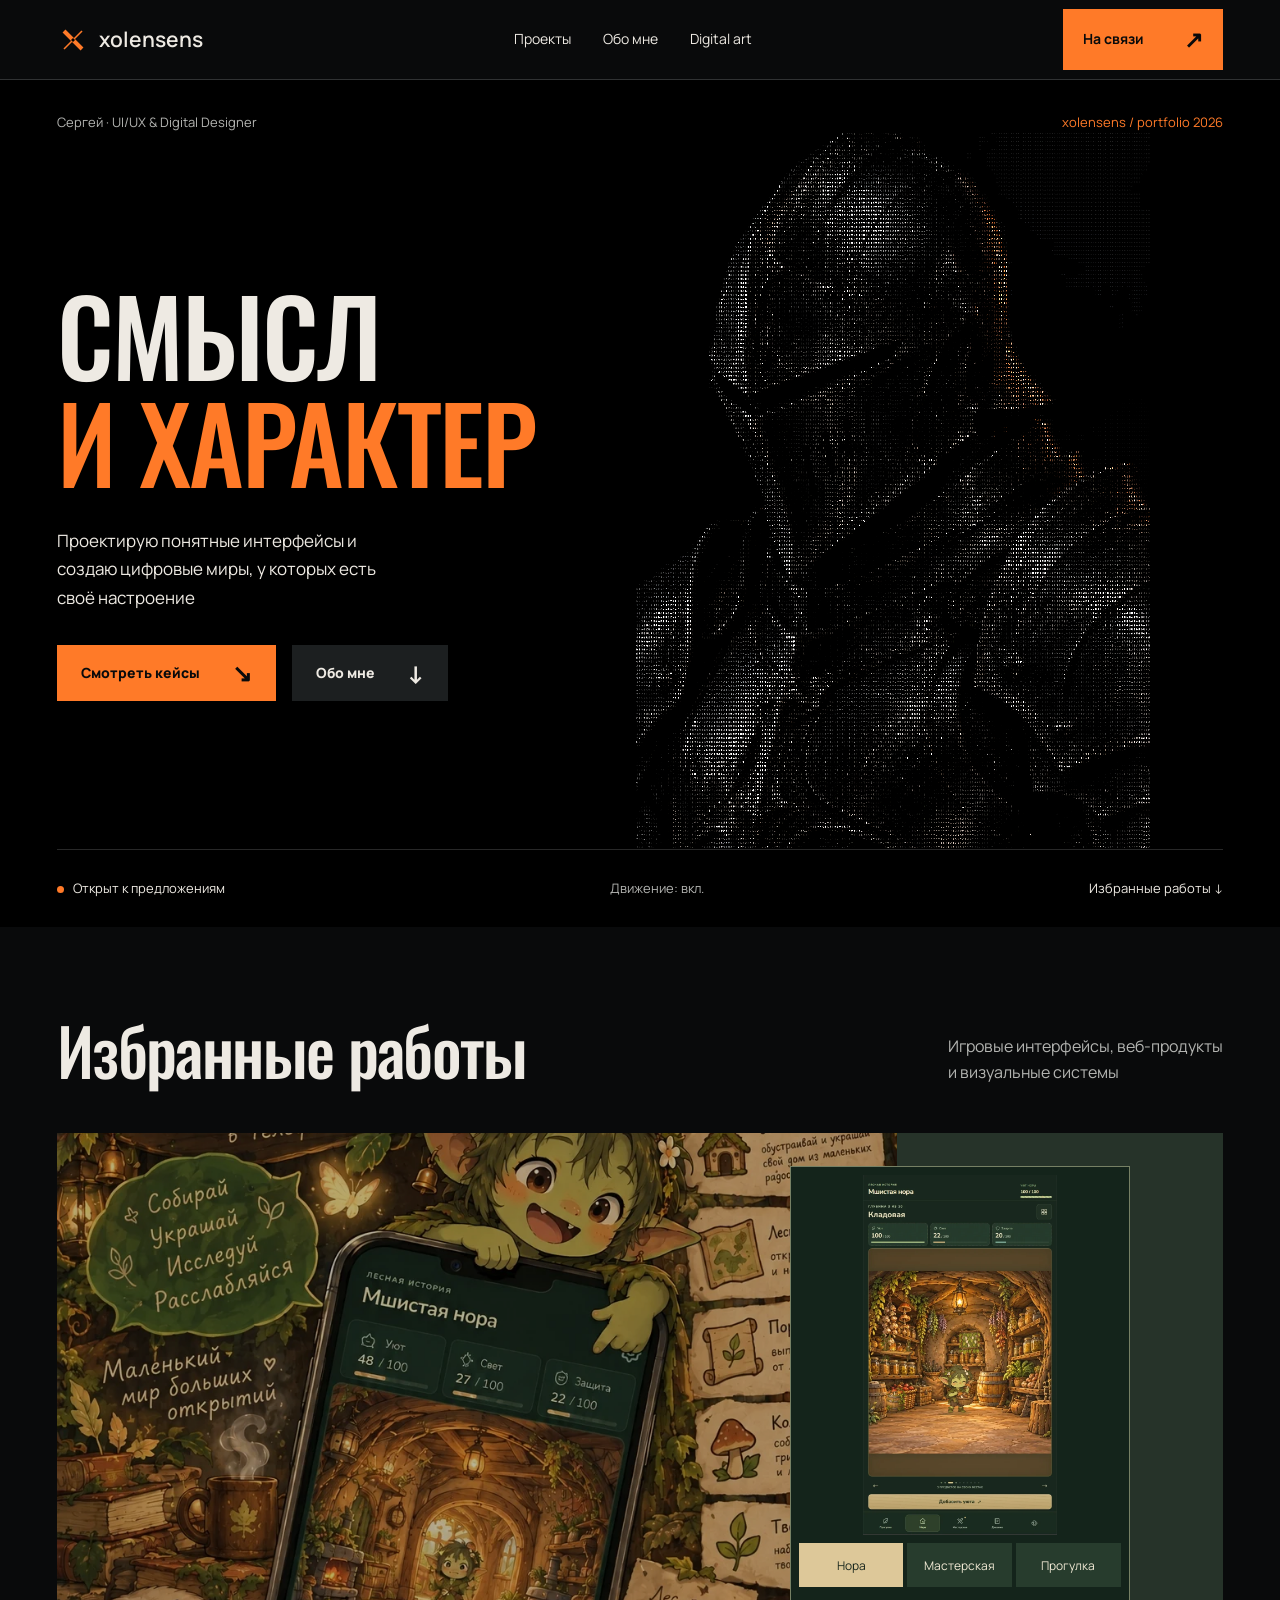
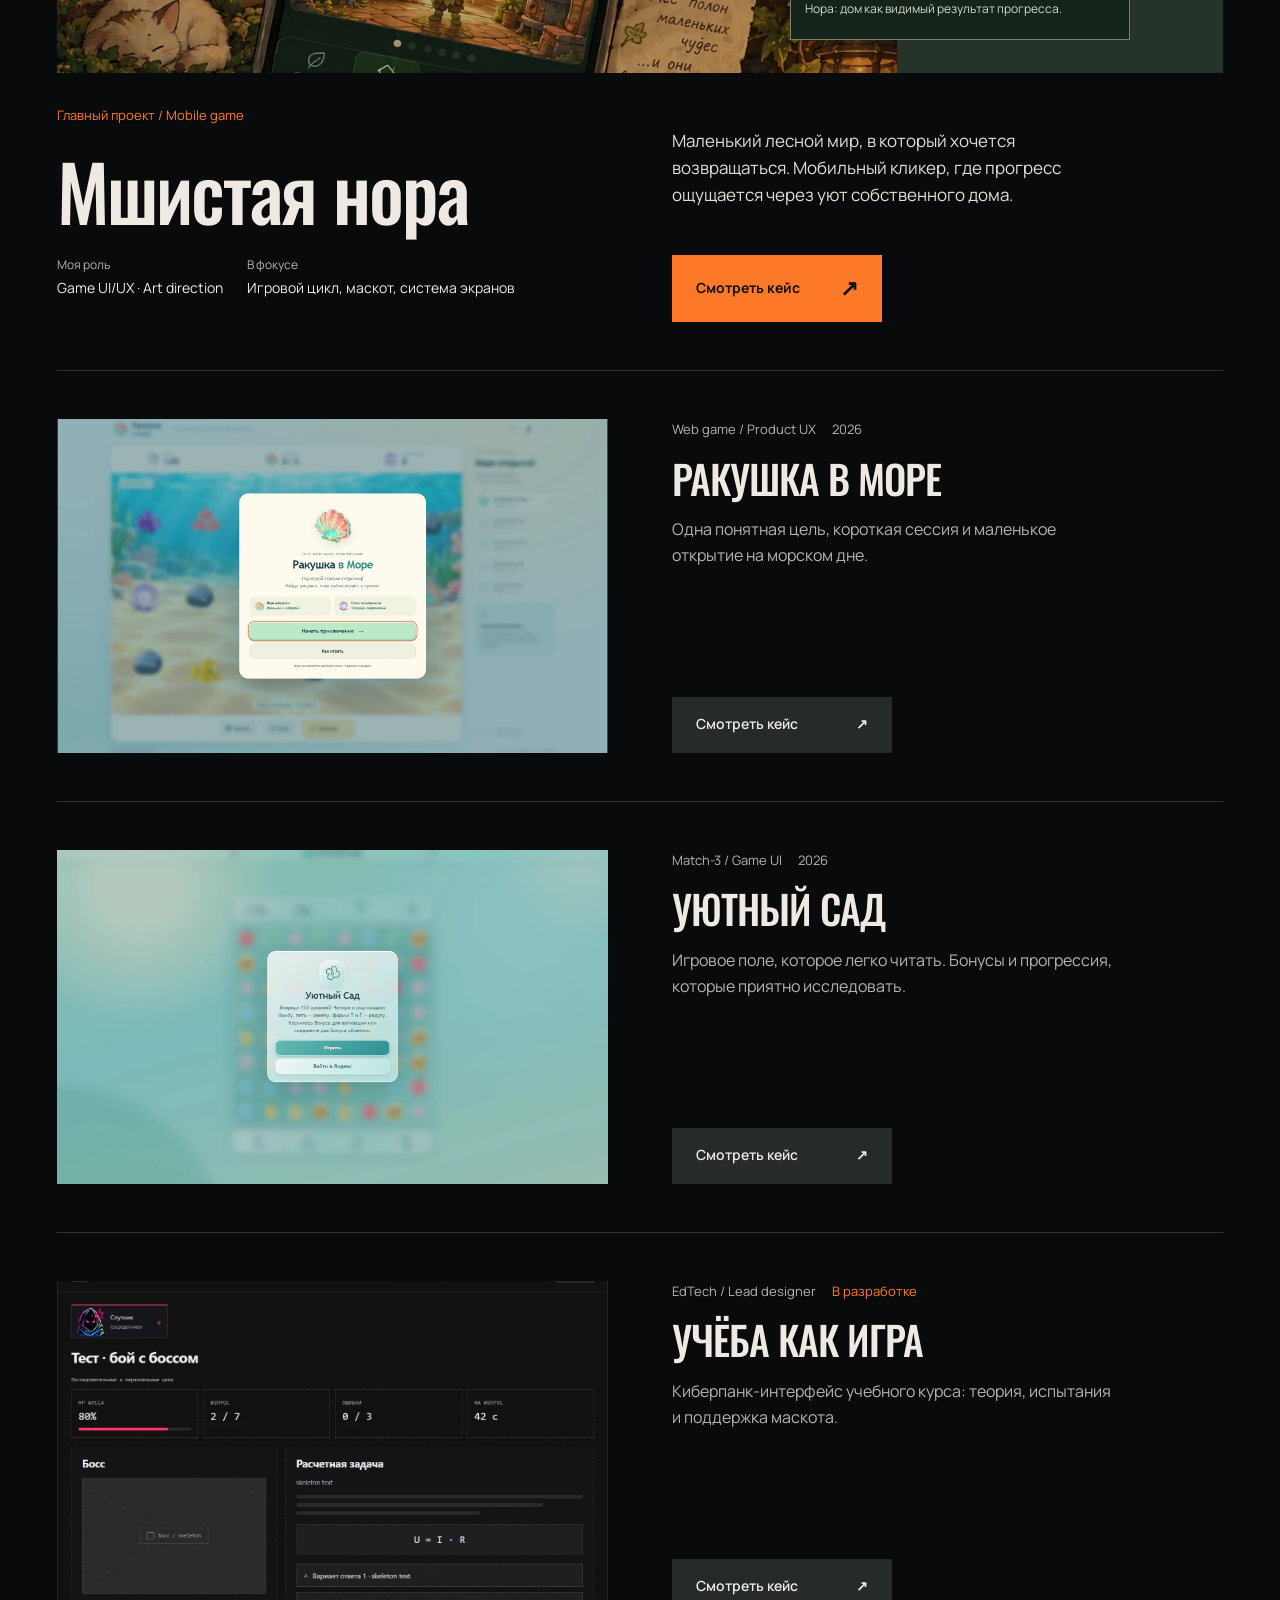
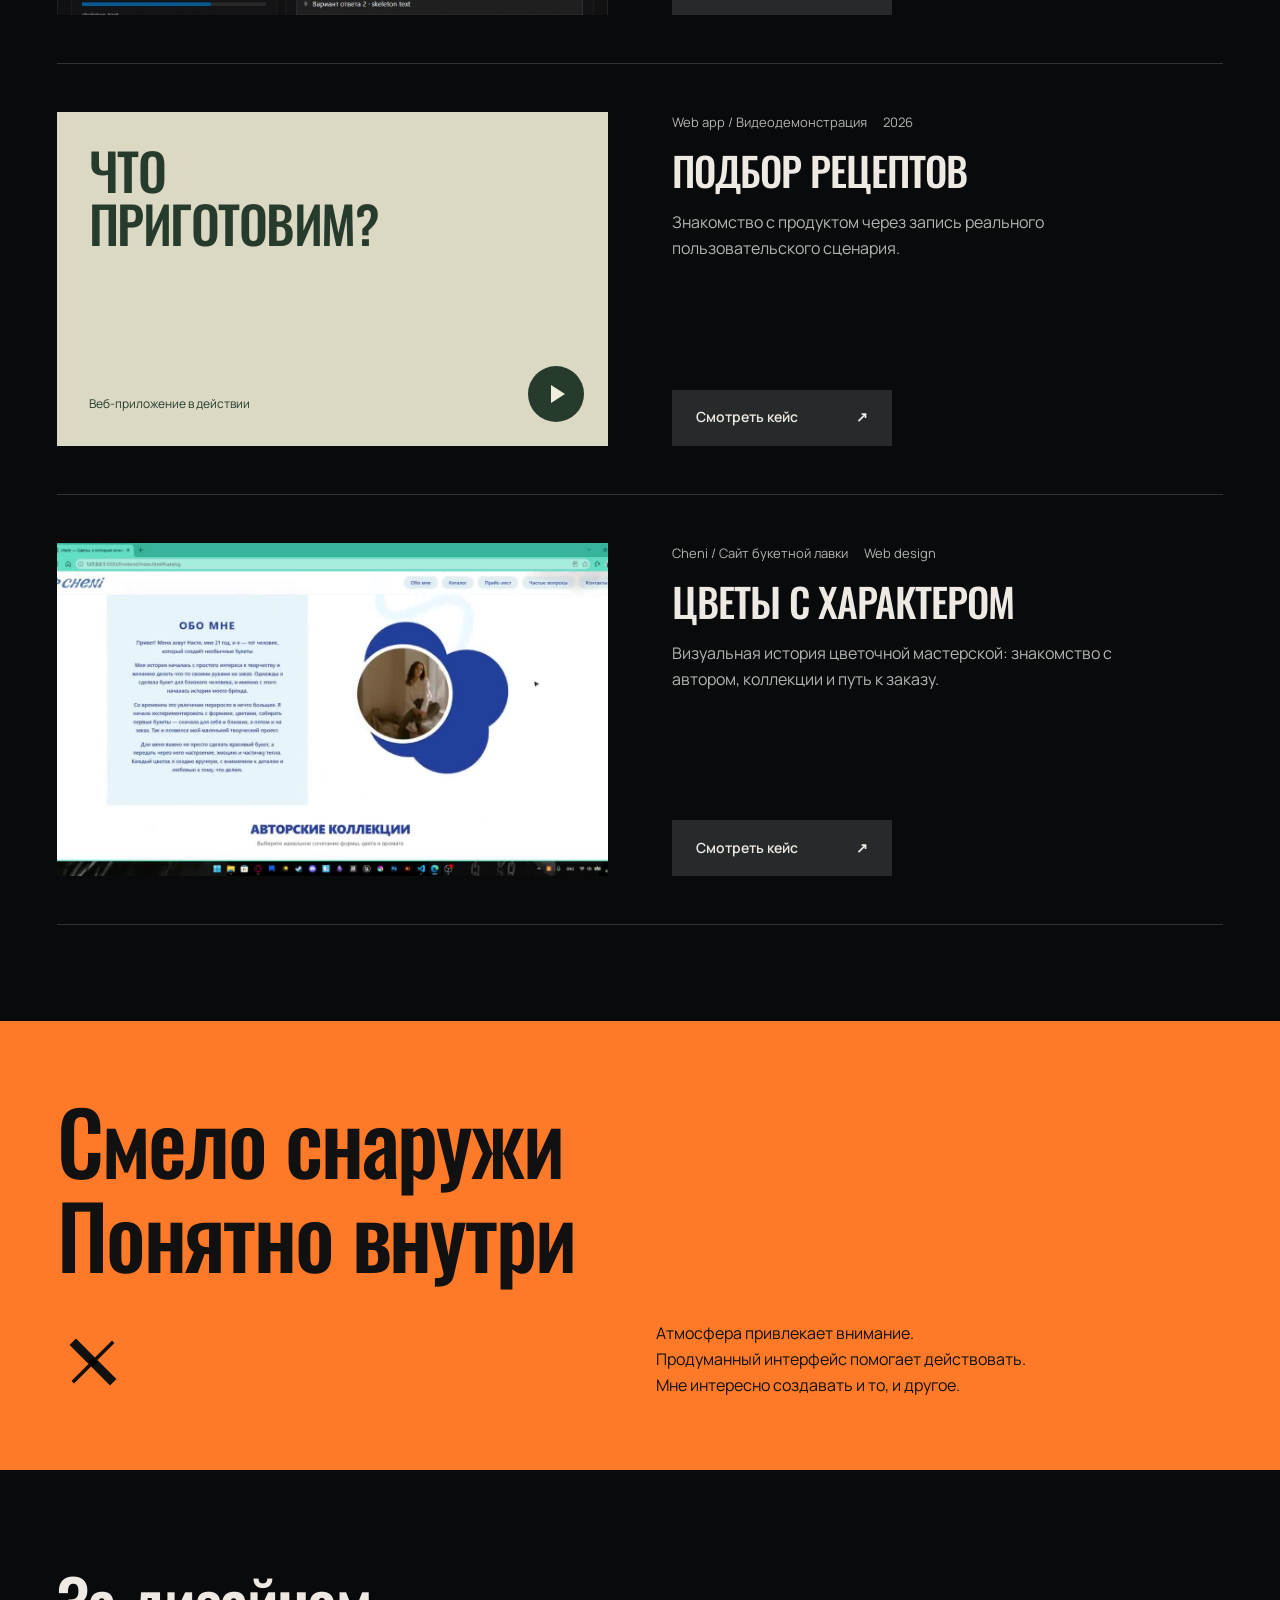
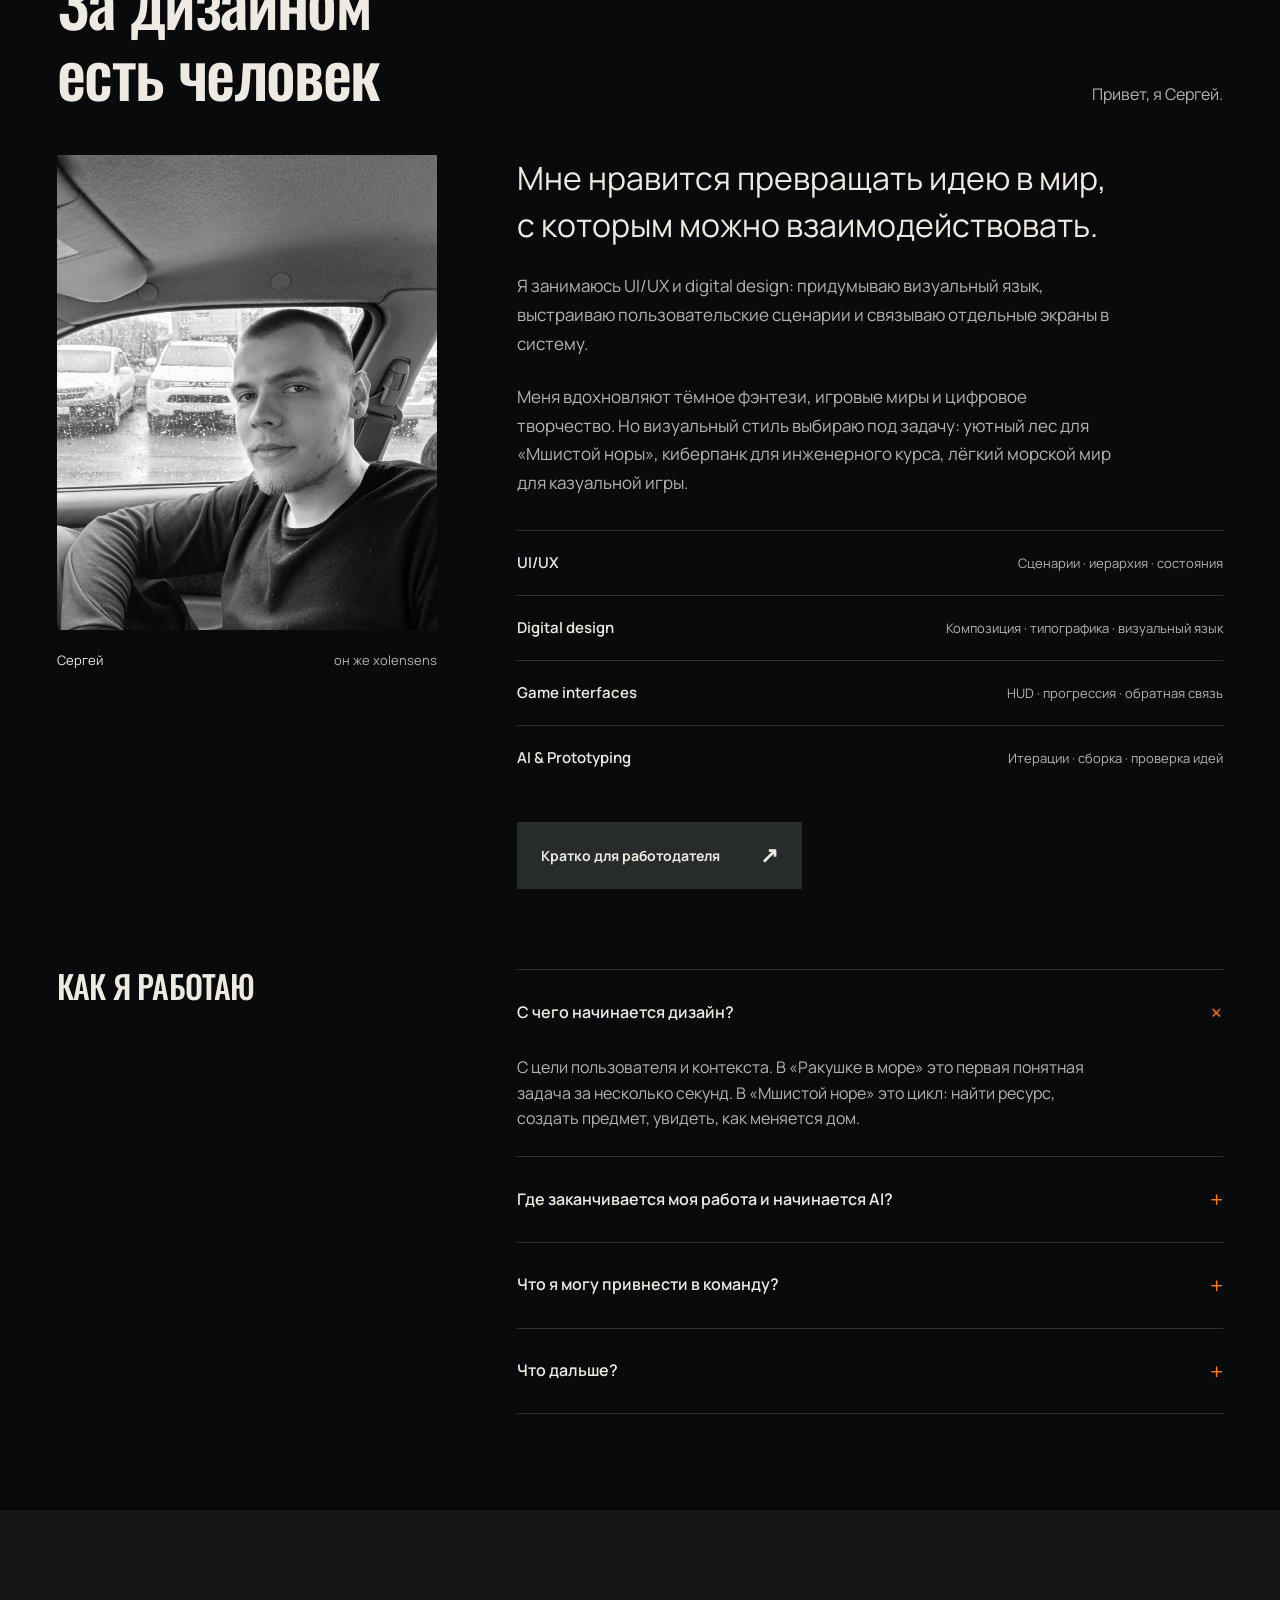
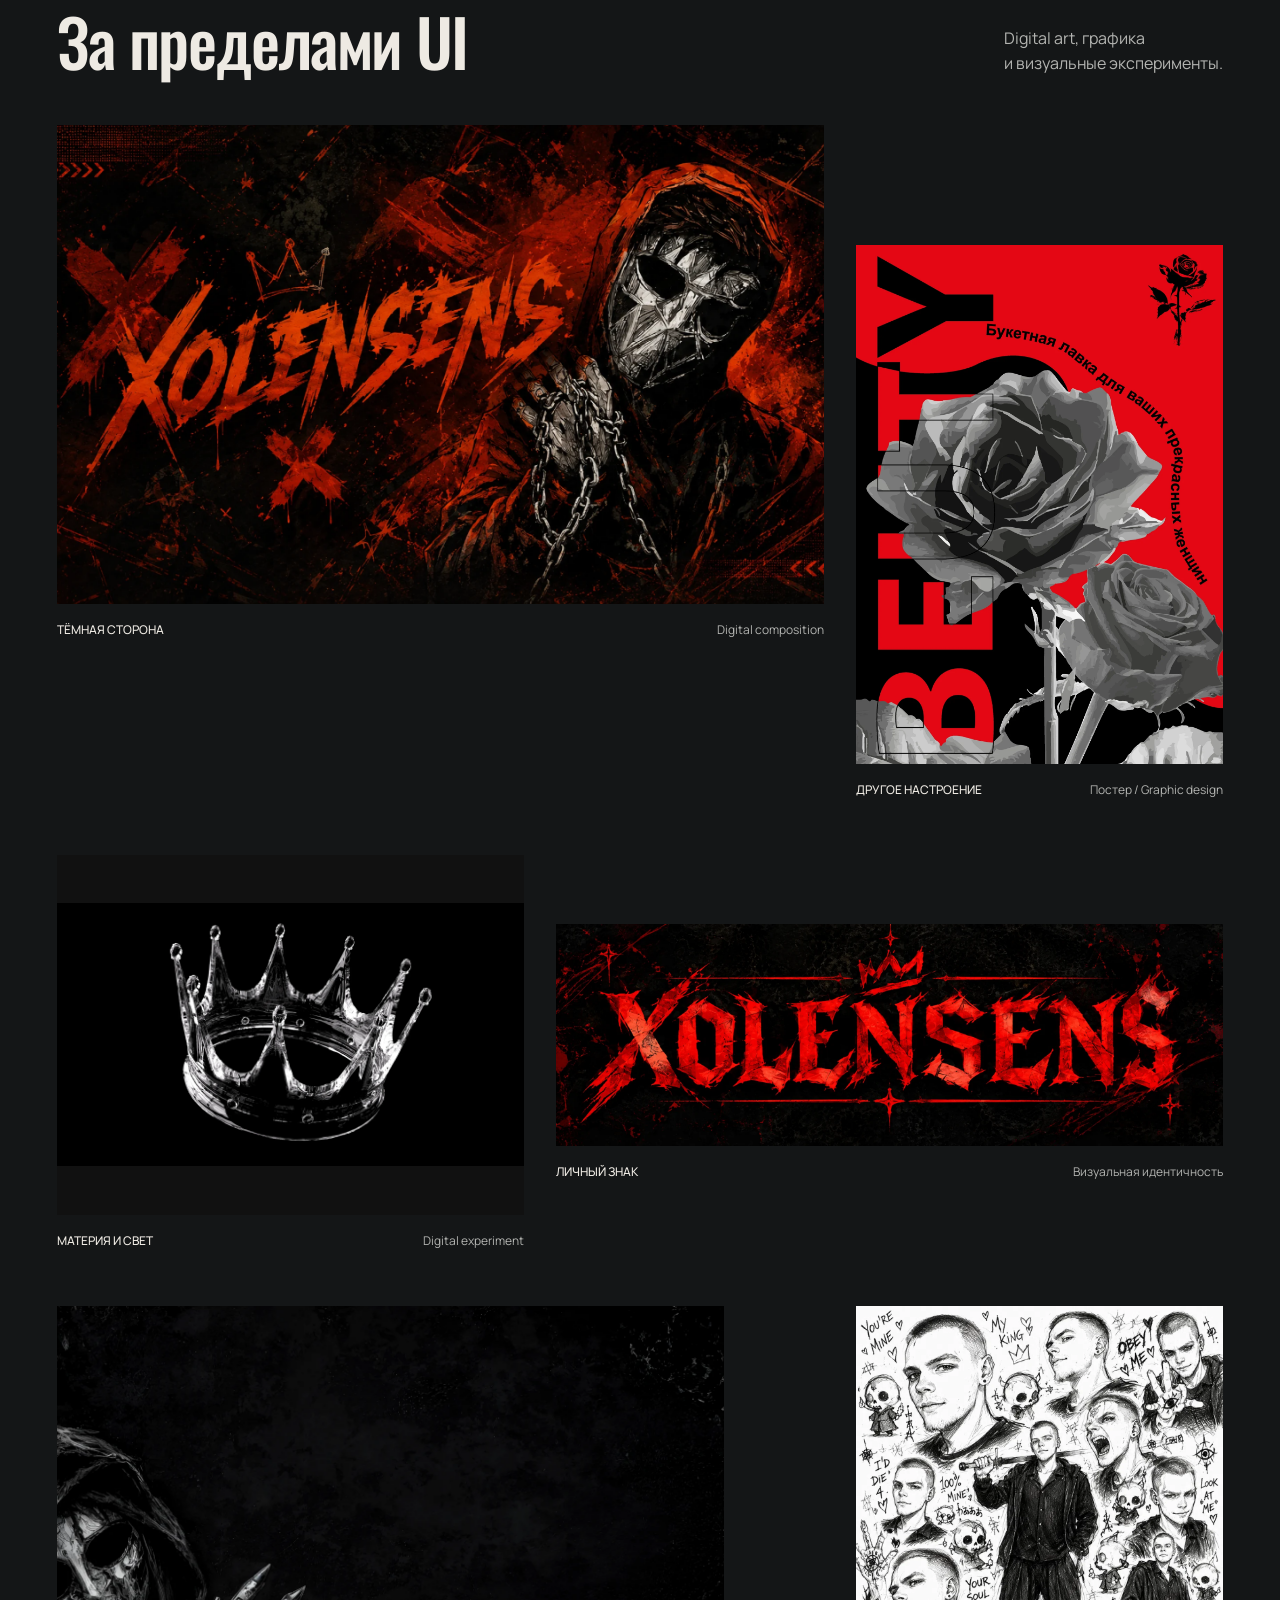
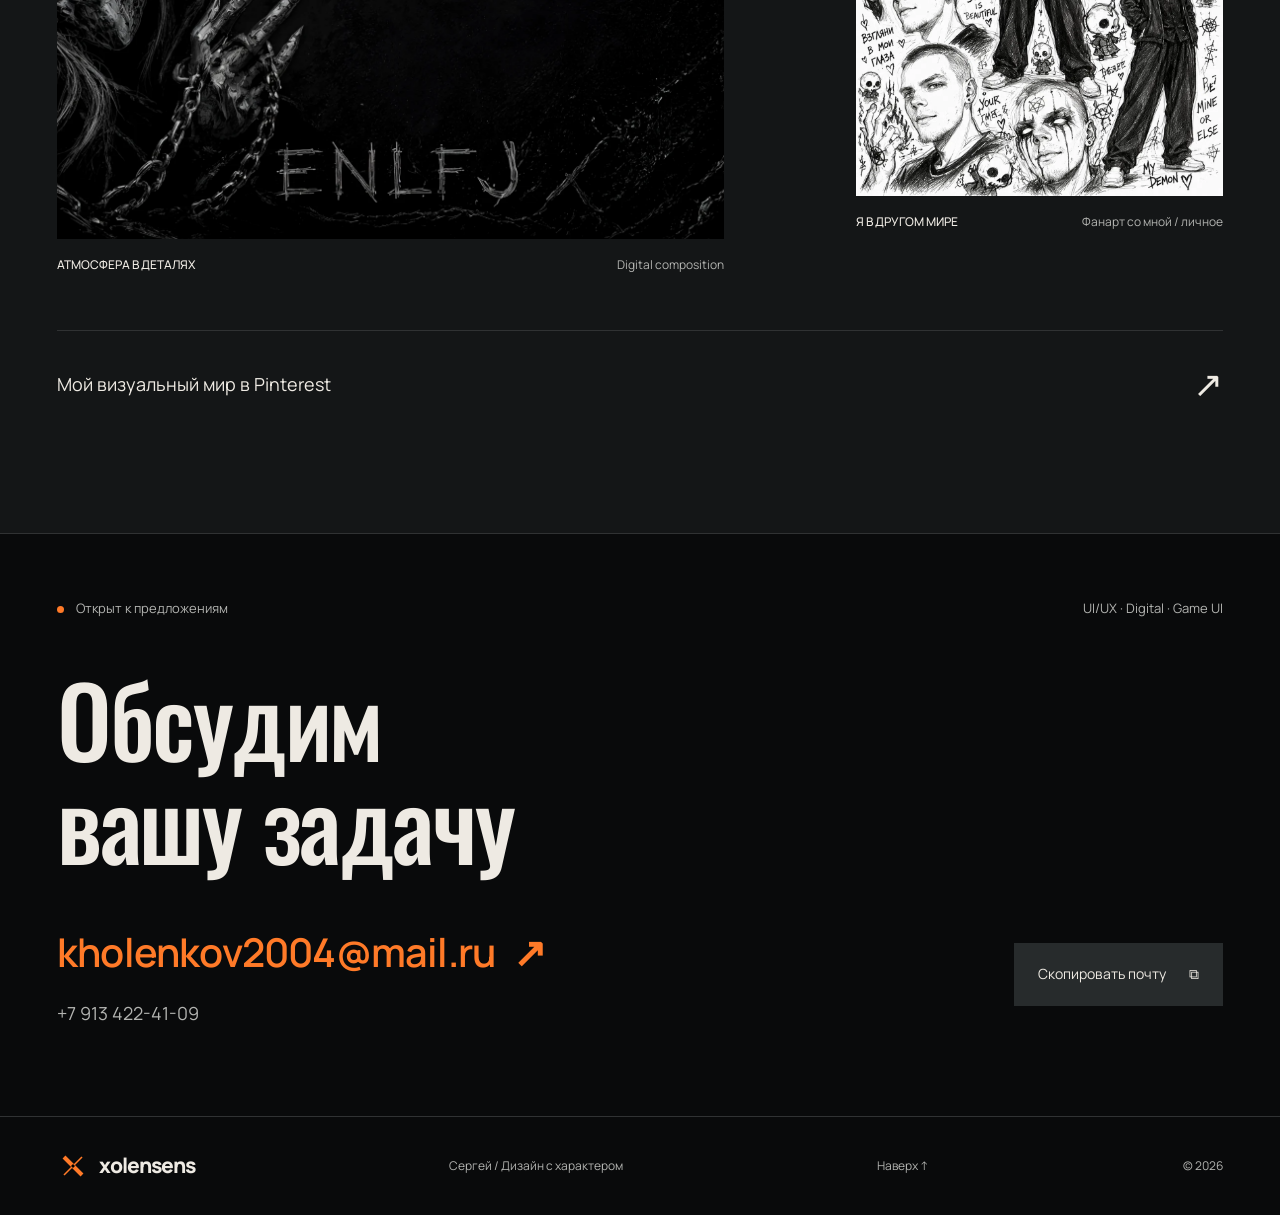
<file: index.html>
<!doctype html>
<html lang="ru">
<head>
  <meta charset="utf-8">
  <meta name="viewport" content="width=device-width, initial-scale=1">
  <meta name="theme-color" content="#151617">
  <title>Сергей / xolensens — UI/UX & Digital Designer</title>
  <meta name="description" content="Сергей, xolensens. UI/UX, игровые интерфейсы и digital design. Мшистая нора, геймификация обучения и цифровые эксперименты. Посмотрите проекты и свяжитесь со мной.">
  <meta property="og:title" content="xolensens / Сергей — UI/UX & Digital Designer">
  <meta property="og:description" content="Интерфейсы с характером. Дизайн, который хочется исследовать.">
  <meta property="og:image" content="https://xolensens-design.moltencow.chatgpt.site/assets/social.jpg">
  <meta property="og:type" content="website">
  <link rel="icon" href="assets/favicon.svg" type="image/svg+xml">
  <link rel="preload" href="assets/oswald.ttf" as="font" type="font/ttf" crossorigin>
  <link rel="preload" href="assets/manrope.ttf" as="font" type="font/ttf" crossorigin>
  <link rel="stylesheet" href="style.css">
  <script src="app.js" defer></script>
<link rel="stylesheet" href="editorial.css"></head>
<body>
<a class="skip" href="#main">Перейти к содержимому</a>
<header class="site-header">
  <a class="logo" href="#top" aria-label="xolensens — на главную"><svg class="brand-mark" width="32" height="32" viewBox="0 0 32 32" aria-hidden="true"><line x1="25" y1="7" x2="7" y2="25" stroke="currentColor" stroke-width="1.6"></line><line x1="7" y1="7" x2="25" y2="25" stroke="currentColor" stroke-width="4"></line><polygon points="16,14 18,16 16,18 14,16"></polygon></svg> xolensens</a>
  <nav aria-label="Главная навигация"><a href="#work">Проекты</a><a href="#about">Обо мне</a><a href="#playground">Digital art</a></nav>
  <a class="header-cta" href="#contact">На связи <span aria-hidden="true">↗</span></a>
</header>
<main id="main">
  <section class="hero" id="top" aria-labelledby="hero-title">
<div class="hero-topline"><span>Сергей · UI/UX & Digital Designer</span><span>xolensens / portfolio 2026</span></div>
<div class="hero-layout"><div class="hero-text"><h1 id="hero-title"><span>СМЫСЛ</span><span>И ХАРАКТЕР</span></h1><p>Проектирую понятные интерфейсы и создаю цифровые миры, у которых есть своё настроение</p><div class="hero-actions"><a class="button primary" href="#work">Смотреть кейсы <span aria-hidden="true">↘</span></a><a class="button secondary" href="#about">Обо мне <span aria-hidden="true">↓</span></a></div></div><figure class="ascii-art"><img src="assets/knight-ascii.png" alt="Средневековый рыцарь, собранный из ASCII-символов" width="1024" height="1536" fetchpriority="high"></figure></div>
<div class="hero-bottom"><span><i class="status-dot"></i>Открыт к предложениям</span><button class="motion-toggle" aria-pressed="false">Движение: вкл.</button><a href="#work">Избранные работы ↓</a></div>
</section>

  <section class="work section-pad" id="work" aria-labelledby="work-title">
    <div class="section-heading"><h2 id="work-title">Избранные работы</h2><p>Игровые интерфейсы, веб-продукты<br>и визуальные системы</p></div>
    <article class="featured">
      <div class="featured-copy">
        <span class="project-kind">Главный проект / Mobile game</span>
        <h3>Мшистая нора</h3>
        <p>Маленький лесной мир, в который хочется возвращаться. Мобильный кликер, где прогресс ощущается через уют собственного дома.</p>
        <dl class="project-facts"><div><dt>Моя роль</dt><dd>Game UI/UX · Art direction</dd></div><div><dt>В фокусе</dt><dd>Игровой цикл, маскот, система экранов</dd></div></dl>
        <a class="text-link" href="cases/mossy-burrow.html">Смотреть кейс <span aria-hidden="true">↗</span></a>
      </div>
      <div class="burrow-preview">
        <div class="burrow-poster" aria-hidden="true"><img src="assets/burrow-poster.webp" alt="" width="1024" height="1536" loading="lazy"></div>
        <div class="screen-switcher" data-ui>
          <img id="burrow-screen" src="assets/burrow-home-crop.webp" width="1207" height="1297" alt="Мшистая нора: кладовая, показатели уюта и нижняя навигация" loading="lazy">
          <div class="screen-buttons" role="group" aria-label="Экраны Мшистой норы"><button data-screen="home" aria-pressed="true">Нора</button><button data-screen="collection" aria-pressed="false">Мастерская</button><button data-screen="level1" aria-pressed="false">Прогулка</button></div>
          <p id="screen-caption" aria-live="polite">Нора: дом как видимый результат прогресса.</p>
        </div>
      </div>
    </article>
    <div class="project-grid">
      <article class="project-card sea-card">
        <a class="project-image" aria-label="Открыть кейс" href="cases/seashell.html"><img src="assets/sea-1.webp" width="1400" height="900" alt="" loading="lazy"></a>
        <div class="project-meta"><span>Web game / Product UX</span><span>2026</span></div>
        <h3><a href="cases/seashell.html">РАКУШКА В МОРЕ <span aria-hidden="true">↗</span></a></h3>
        <p>Одна понятная цель, короткая сессия и маленькое открытие на морском дне.</p>
      <a class="case-action" href="cases/seashell.html">Смотреть кейс <span aria-hidden="true">↗</span></a></article>
      <article class="project-card garden-card">
        <a class="project-image" aria-label="Открыть кейс" href="cases/cozy-garden.html"><img src="assets/garden-1.webp" width="1400" height="900" alt="" loading="lazy"></a>
        <div class="project-meta"><span>Match-3 / Game UI</span><span>2026</span></div>
        <h3><a href="cases/cozy-garden.html">УЮТНЫЙ САД <span aria-hidden="true">↗</span></a></h3>
        <p>Игровое поле, которое легко читать. Бонусы и прогрессия, которые приятно исследовать.</p>
      <a class="case-action" href="cases/cozy-garden.html">Смотреть кейс <span aria-hidden="true">↗</span></a></article>
      <article class="project-card course-card">
        <a class="project-image" aria-label="Открыть кейс" href="cases/gamification.html"><img src="assets/course-battle.webp" width="1440" height="1000" alt="" loading="lazy"></a>
        <div class="project-meta"><span>EdTech / Lead designer</span><span class="wip">В разработке</span></div>
        <h3><a href="cases/gamification.html">УЧЁБА КАК ИГРА <span aria-hidden="true">↗</span></a></h3>
        <p>Киберпанк-интерфейс учебного курса: теория, испытания и поддержка маскота.</p>
      <a class="case-action" href="cases/gamification.html">Смотреть кейс <span aria-hidden="true">↗</span></a></article>
      <article class="project-card recipe-card">
        <div class="recipe-cover"><span aria-hidden="true">ЧТО<br>ПРИГОТОВИМ?</span><button class="play-button" data-open-video aria-label="Смотреть демонстрацию приложения для подбора рецептов"><svg width="24" height="24" viewBox="0 0 24 24" aria-hidden="true"><path d="M7 3L21 12 7 21Z" fill="currentColor"/></svg></button><p>Веб-приложение в действии</p></div>
        <div class="project-meta"><span>Web app / Видеодемонстрация</span><span>2026</span></div>
        <h3><a href="cases/recipes.html">ПОДБОР РЕЦЕПТОВ <span aria-hidden="true">↗</span></a></h3>
        <p>Знакомство с продуктом через запись реального пользовательского сценария.</p>
      <a class="case-action" href="cases/recipes.html">Смотреть кейс <span aria-hidden="true">↗</span></a></article>
      <article class="project-card cheni-card">
        <a class="project-image" aria-label="Открыть кейс" href="cases/cheni.html"><img src="assets/video-check.jpg" width="1280" height="720" alt="" loading="lazy"></a>
        <div class="project-meta"><span>Cheni / Сайт букетной лавки</span><span>Web design</span></div>
        <h3><a href="cases/cheni.html">ЦВЕТЫ С ХАРАКТЕРОМ <span aria-hidden="true">↗</span></a></h3>
        <p>Визуальная история цветочной мастерской: знакомство с автором, коллекции и путь к заказу.</p>
      <a class="case-action" href="cases/cheni.html">Смотреть кейс <span aria-hidden="true">↗</span></a></article>
    </div>
  </section>

  <section class="manifesto" aria-labelledby="manifesto-title">
    <div class="manifesto-inner"><h2 id="manifesto-title">Смело снаружи<br>Понятно внутри</h2><div class="manifesto-bottom"><svg class="asterisk" width="32" height="32" viewBox="0 0 32 32" aria-hidden="true"><line x1="25" y1="7" x2="7" y2="25" stroke="currentColor" stroke-width="1.6"></line><line x1="7" y1="7" x2="25" y2="25" stroke="currentColor" stroke-width="4"></line><polygon points="16,14 18,16 16,18 14,16"></polygon></svg><p>Атмосфера привлекает внимание.<br>Продуманный интерфейс помогает действовать.<br>Мне интересно создавать и то, и другое.</p></div></div>
  </section>

  <section class="about section-pad" id="about" aria-labelledby="about-title">
    <div class="section-heading"><h2 id="about-title">За дизайном<br>есть человек</h2><span class="section-aside">Привет, я Сергей.</span></div>
    <div class="about-grid">
      <figure class="portrait"><div class="portrait-frame"><img src="assets/portrait.webp" width="1440" height="1920" alt="Сергей, дизайнер xolensens" loading="lazy"></div><figcaption>Сергей <span>он же xolensens</span></figcaption></figure>
      <div class="about-copy"><p class="intro">Мне нравится превращать идею в мир, с которым можно взаимодействовать.</p><p>Я занимаюсь UI/UX и digital design: придумываю визуальный язык, выстраиваю пользовательские сценарии и связываю отдельные экраны в систему.</p><p>Меня вдохновляют тёмное фэнтези, игровые миры и цифровое творчество. Но визуальный стиль выбираю под задачу: уютный лес для «Мшистой норы», киберпанк для инженерного курса, лёгкий морской мир для казуальной игры.</p>
        <div class="skill-lines"><div><strong>UI/UX</strong><span>Сценарии · иерархия · состояния</span></div><div><strong>Digital design</strong><span>Композиция · типографика · визуальный язык</span></div><div><strong>Game interfaces</strong><span>HUD · прогрессия · обратная связь</span></div><div><strong>AI & Prototyping</strong><span>Итерации · сборка · проверка идей</span></div></div>
        <a class="text-link" href="profile.html">Кратко для работодателя <span aria-hidden="true">↗</span></a>
      </div>
    </div>
    <div class="faq-layout"><h3>КАК Я РАБОТАЮ</h3><div class="faq">
      <details open><summary>С чего начинается дизайн?<span aria-hidden="true">+</span></summary><p>С цели пользователя и контекста. В «Ракушке в море» это первая понятная задача за несколько секунд. В «Мшистой норе» это цикл: найти ресурс, создать предмет, увидеть, как меняется дом.</p></details>
      <details><summary>Где заканчивается моя работа и начинается AI?<span aria-hidden="true">+</span></summary><p>Мой вклад: идея, структура, визуальное направление, сценарии и оценка результата. Для сборки прототипов и кода использую AI-инструменты. В кейсах разделяю дизайнерские решения и техническую реализацию.</p></details>
      <details><summary>Что я могу привнести в команду?<span aria-hidden="true">+</span></summary><p>Умение соединить интерфейс и атмосферу, думать о разных состояниях продукта и быстро переводить идею в наглядный прототип. Мне интересны задачи UI/UX, digital design и игровых интерфейсов.</p></details>
      <details><summary>Что дальше?<span aria-hidden="true">+</span></summary><p>Хочу развивать продукты вместе с командой: углублять работу с пользовательскими исследованиями, проверять решения на реальных людях и доводить детали от сценария до взаимодействия.</p></details>
    </div></div>
  </section>

  <section class="playground section-pad" id="playground" aria-labelledby="playground-title">
    <div class="section-heading"><h2 id="playground-title">За пределами UI</h2><p>Digital art, графика<br>и визуальные эксперименты.</p></div>
    <div class="art-grid">
      <figure class="art-wide"><button class="art-button" data-art="dark-art" aria-label="Увеличить работу Xolensens: тёмное фэнтези"><img src="assets/dark-art.webp" width="1920" height="1080" alt="Xolensens: персонаж в капюшоне и оранжевая экспрессивная типографика" loading="lazy"></button><figcaption><strong>ТЁМНАЯ СТОРОНА</strong><span>Digital composition</span></figcaption></figure>
      <figure class="art-poster"><button class="art-button" data-art="flowers" aria-label="Увеличить постер для букетной лавки"><img src="assets/flowers.webp" width="1200" height="1600" alt="Постер для букетной лавки" loading="lazy"></button><figcaption><strong>ДРУГОЕ НАСТРОЕНИЕ</strong><span>Постер / Graphic design</span></figcaption></figure>
      <figure class="art-crown"><button class="art-button" data-art="crown" aria-label="Увеличить стеклянную корону"><img src="assets/crown.webp" width="1200" height="1000" alt="Визуальный эксперимент со стеклянной короной" loading="lazy"></button><figcaption><strong>МАТЕРИЯ И СВЕТ</strong><span>Digital experiment</span></figcaption></figure>
      <figure class="art-banner"><button class="art-button" data-art="banner" aria-label="Увеличить баннер Xolensens"><img src="assets/banner.webp" width="1920" height="640" alt="Готический красный логотип Xolensens на чёрном фактурном фоне" loading="lazy"></button><figcaption><strong>ЛИЧНЫЙ ЗНАК</strong><span>Визуальная идентичность</span></figcaption></figure>
      <figure class="art-olya"><button class="art-button" data-art="olya" aria-label="Увеличить атмосферную композицию"><img src="assets/olya.webp" width="1600" height="1200" alt="Атмосферная цифровая композиция" loading="lazy"></button><figcaption><strong>АТМОСФЕРА В ДЕТАЛЯХ</strong><span>Digital composition</span></figcaption></figure>
      <figure class="art-fanart"><button class="art-button" data-art="fanart" aria-label="Увеличить фанарт с Сергеем"><img src="assets/fanart.webp" width="1086" height="1448" alt="Чёрно-белый фанарт с портретами Сергея" loading="lazy"></button><figcaption><strong>Я В ДРУГОМ МИРЕ</strong><span>Фанарт со мной / личное</span></figcaption></figure>
    </div>
    <a class="pinterest-link" href="https://ru.pinterest.com/xolensens/" target="_blank" rel="noopener noreferrer">Мой визуальный мир в Pinterest <span aria-hidden="true">↗</span></a>
  </section>

  <section class="contact section-pad" id="contact" aria-labelledby="contact-title">
    <div class="contact-top"><span><i class="status-dot"></i> Открыт к предложениям</span><span>UI/UX · Digital · Game UI</span></div>
    <h2 id="contact-title">Обсудим<br>вашу задачу</h2>
    <div class="contact-bottom"><div><a class="contact-email" href="mailto:kholenkov2004@mail.ru">kholenkov2004@mail.ru <span aria-hidden="true">↗</span></a><a class="contact-phone" href="tel:+79134224109">+7 913 422-41-09</a></div><button class="copy-email" data-copy-email>Скопировать почту <span aria-hidden="true">⧉</span></button></div>
    <p class="copy-status" role="status" aria-live="polite"></p>
  </section>
</main>
<footer class="site-footer"><a class="logo" href="#top"><svg class="brand-mark" width="32" height="32" viewBox="0 0 32 32" aria-hidden="true"><line x1="25" y1="7" x2="7" y2="25" stroke="currentColor" stroke-width="1.6"></line><line x1="7" y1="7" x2="25" y2="25" stroke="currentColor" stroke-width="4"></line><polygon points="16,14 18,16 16,18 14,16"></polygon></svg> xolensens</a><span>Сергей / Дизайн с характером</span><a href="#top">Наверх ↑</a><span>© 2026</span></footer>
<dialog id="art-dialog" class="art-dialog" aria-label="Просмотр работы"><button class="dialog-close" aria-label="Закрыть просмотр">Закрыть ×</button><img id="art-full" alt=""><p id="art-caption"></p></dialog>
<dialog id="video-dialog" class="video-dialog" aria-label="Демонстрация приложения рецептов"><button class="dialog-close" aria-label="Закрыть видео">Закрыть ×</button><video poster="assets/recipe-actual.jpg" controls preload="none" playsinline aria-label="Видеодемонстрация подбора рецептов"><source src="assets/recipes-user.mp4" type="video/mp4"></video><p>Демонстрация веб-приложения для подбора рецептов. <a href="cases/recipes.html">Подробнее о работе →</a></p></dialog>
</body>
</html>
</file>
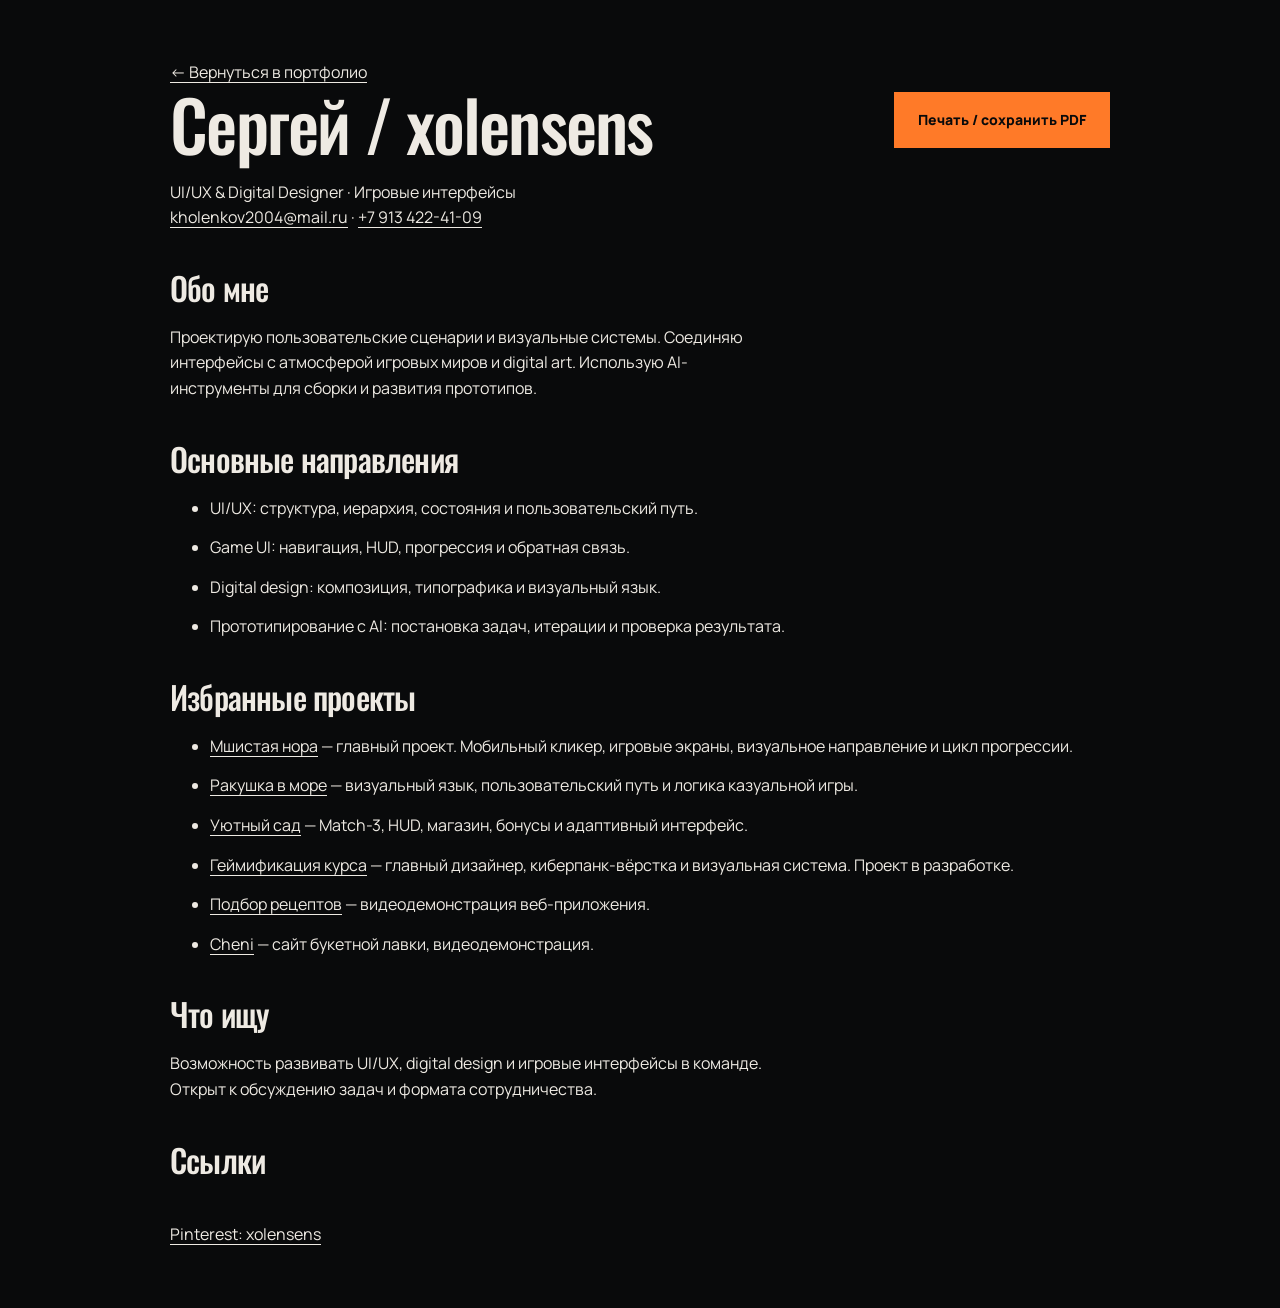
<file: profile.html>
<!doctype html><html lang="ru"><head><meta charset="utf-8"><meta name="viewport" content="width=device-width,initial-scale=1"><title>Сергей — профиль дизайнера / xolensens</title><meta name="description" content="Краткий профессиональный профиль Сергея, xolensens."><meta name="theme-color" content="#151617"><link rel="icon" href="assets/favicon.svg"><link rel="stylesheet" href="style.css"><script src="app.js" defer></script><link rel="stylesheet" href="editorial.css"></head><body><main class="profile-main" id="main"><button class="button primary print-control" data-print>Печать / сохранить PDF</button><a href="index.html#about">← Вернуться в портфолио</a><h1>Сергей / xolensens</h1><p>UI/UX & Digital Designer · Игровые интерфейсы</p><p><a href="mailto:kholenkov2004@mail.ru">kholenkov2004@mail.ru</a> · <a href="tel:+79134224109">+7 913 422-41-09</a></p><section><h2>Обо мне</h2><p>Проектирую пользовательские сценарии и визуальные системы. Соединяю интерфейсы с атмосферой игровых миров и digital art. Использую AI-инструменты для сборки и развития прототипов.</p></section><section><h2>Основные направления</h2><ul><li>UI/UX: структура, иерархия, состояния и пользовательский путь.</li><li>Game UI: навигация, HUD, прогрессия и обратная связь.</li><li>Digital design: композиция, типографика и визуальный язык.</li><li>Прототипирование с AI: постановка задач, итерации и проверка результата.</li></ul></section><section><h2>Избранные проекты</h2><ul><li><a href="cases/mossy-burrow.html">Мшистая нора</a> — главный проект. Мобильный кликер, игровые экраны, визуальное направление и цикл прогрессии.</li><li><a href="cases/seashell.html">Ракушка в море</a> — визуальный язык, пользовательский путь и логика казуальной игры.</li><li><a href="cases/cozy-garden.html">Уютный сад</a> — Match-3, HUD, магазин, бонусы и адаптивный интерфейс.</li><li><a href="cases/gamification.html">Геймификация курса</a> — главный дизайнер, киберпанк-вёрстка и визуальная система. Проект в разработке.</li><li><a href="cases/recipes.html">Подбор рецептов</a> — видеодемонстрация веб-приложения.</li><li><a href="cases/cheni.html">Cheni</a> — сайт букетной лавки, видеодемонстрация.</li></ul></section><section><h2>Что ищу</h2><p>Возможность развивать UI/UX, digital design и игровые интерфейсы в команде. Открыт к обсуждению задач и формата сотрудничества.</p></section><section><h2>Ссылки</h2><p><br><a href="https://ru.pinterest.com/xolensens/">Pinterest: xolensens</a></p></section></main></body></html>
</file>
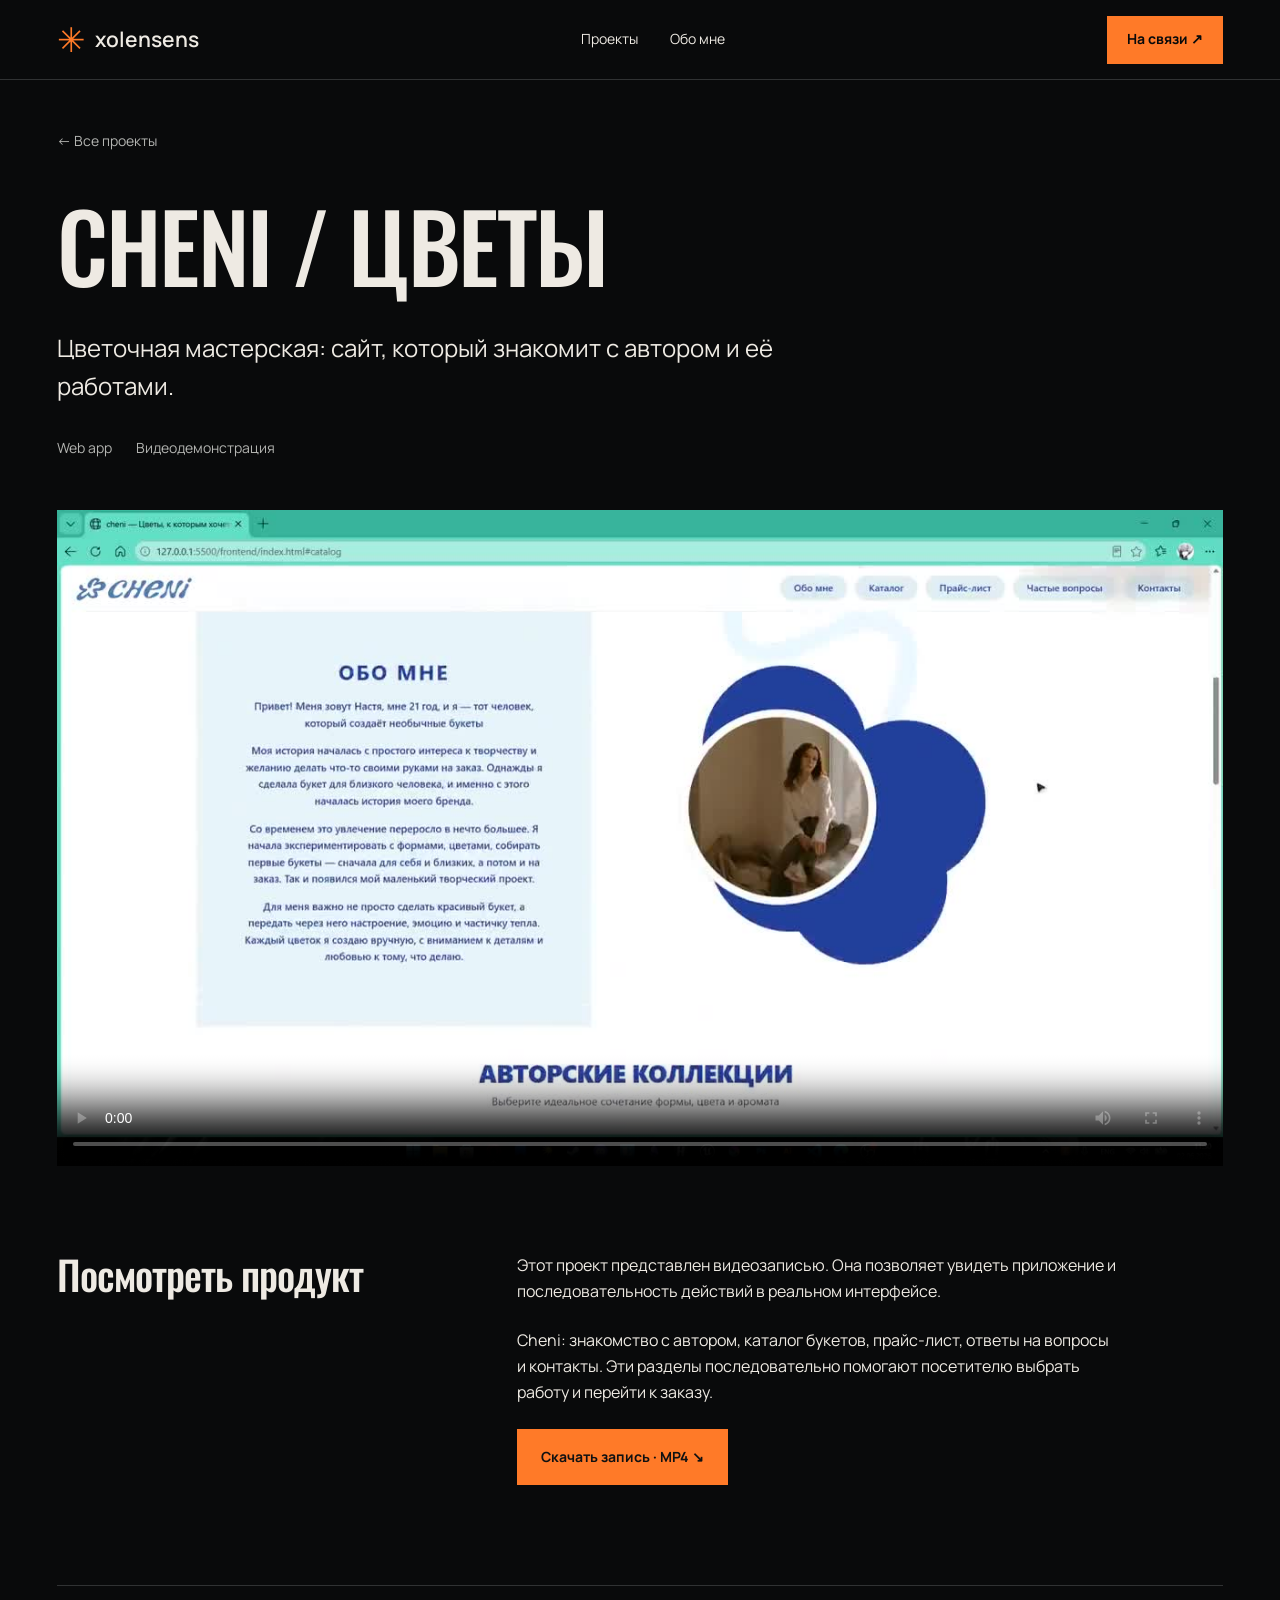
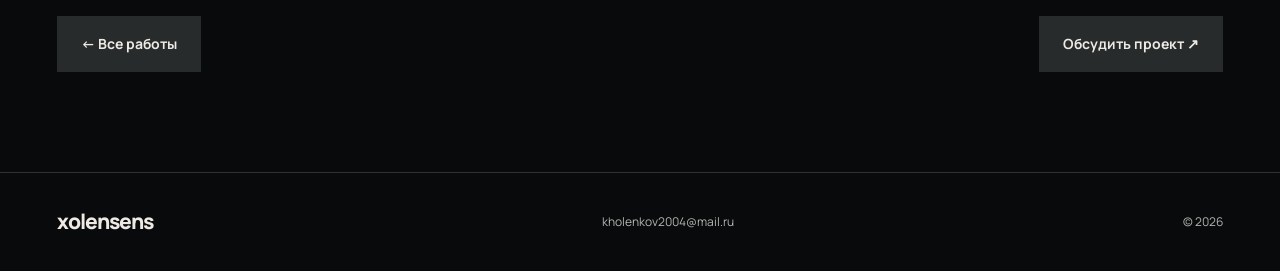
<file: cases/cheni.html>
<!doctype html><html lang="ru"><head><meta charset="utf-8"><meta name="viewport" content="width=device-width,initial-scale=1"><title>Cheni — букетная лавка / xolensens</title><meta name="description" content="Видеодемонстрация веб-приложения для букетной лавки Cheni."><meta name="theme-color" content="#151617"><link rel="icon" href="../assets/favicon.svg"><link rel="stylesheet" href="../style.css"><script src="../app.js" defer></script><link rel="stylesheet" href="../editorial.css"></head><body><a class="skip" href="#main">Перейти к содержимому</a><header class="site-header"><a class="logo" href="../index.html"><span aria-hidden="true">✳</span> xolensens</a><nav aria-label="Навигация"><a href="../index.html#work">Проекты</a><a href="../index.html#about">Обо мне</a></nav><a class="header-cta" href="../index.html#contact">На связи ↗</a></header><main class="case-main" id="main"><a class="case-back" href="../index.html#work">← Все проекты</a><h1 class="case-title">CHENI / ЦВЕТЫ</h1><p class="case-lead">Цветочная мастерская: сайт, который знакомит с автором и её работами.</p><div class="case-tags"><span>Web app</span><span>Видеодемонстрация</span></div><video class="case-video" poster="../assets/video-check.jpg" controls preload="metadata" playsinline aria-label="Демонстрация веб-приложения для букетной лавки Cheni"><source src="../assets/recipes-demo-small.mp4" type="video/mp4">Ваш браузер не поддерживает видео. <a href="../assets/recipes-demo-small.mp4">Скачать запись</a></video><section class="case-section"><h2>Посмотреть продукт</h2><div><p>Этот проект представлен видеозаписью. Она позволяет увидеть приложение и последовательность действий в реальном интерфейсе.</p><p>Cheni: знакомство с автором, каталог букетов, прайс-лист, ответы на вопросы и контакты. Эти разделы последовательно помогают посетителю выбрать работу и перейти к заказу.</p><a class="text-link" href="../assets/recipes-demo-small.mp4" download>Скачать запись · MP4 ↘</a></div></section><div class="case-bottom"><a class="text-link" href="../index.html#work">← Все работы</a><a class="text-link" href="mailto:kholenkov2004@mail.ru?subject=Обсудим%20сайт%20Cheni">Обсудить проект ↗</a></div></main><footer class="site-footer"><a class="logo" href="../index.html">xolensens</a><a href="mailto:kholenkov2004@mail.ru">kholenkov2004@mail.ru</a><span>© 2026</span></footer></body></html>
</file>
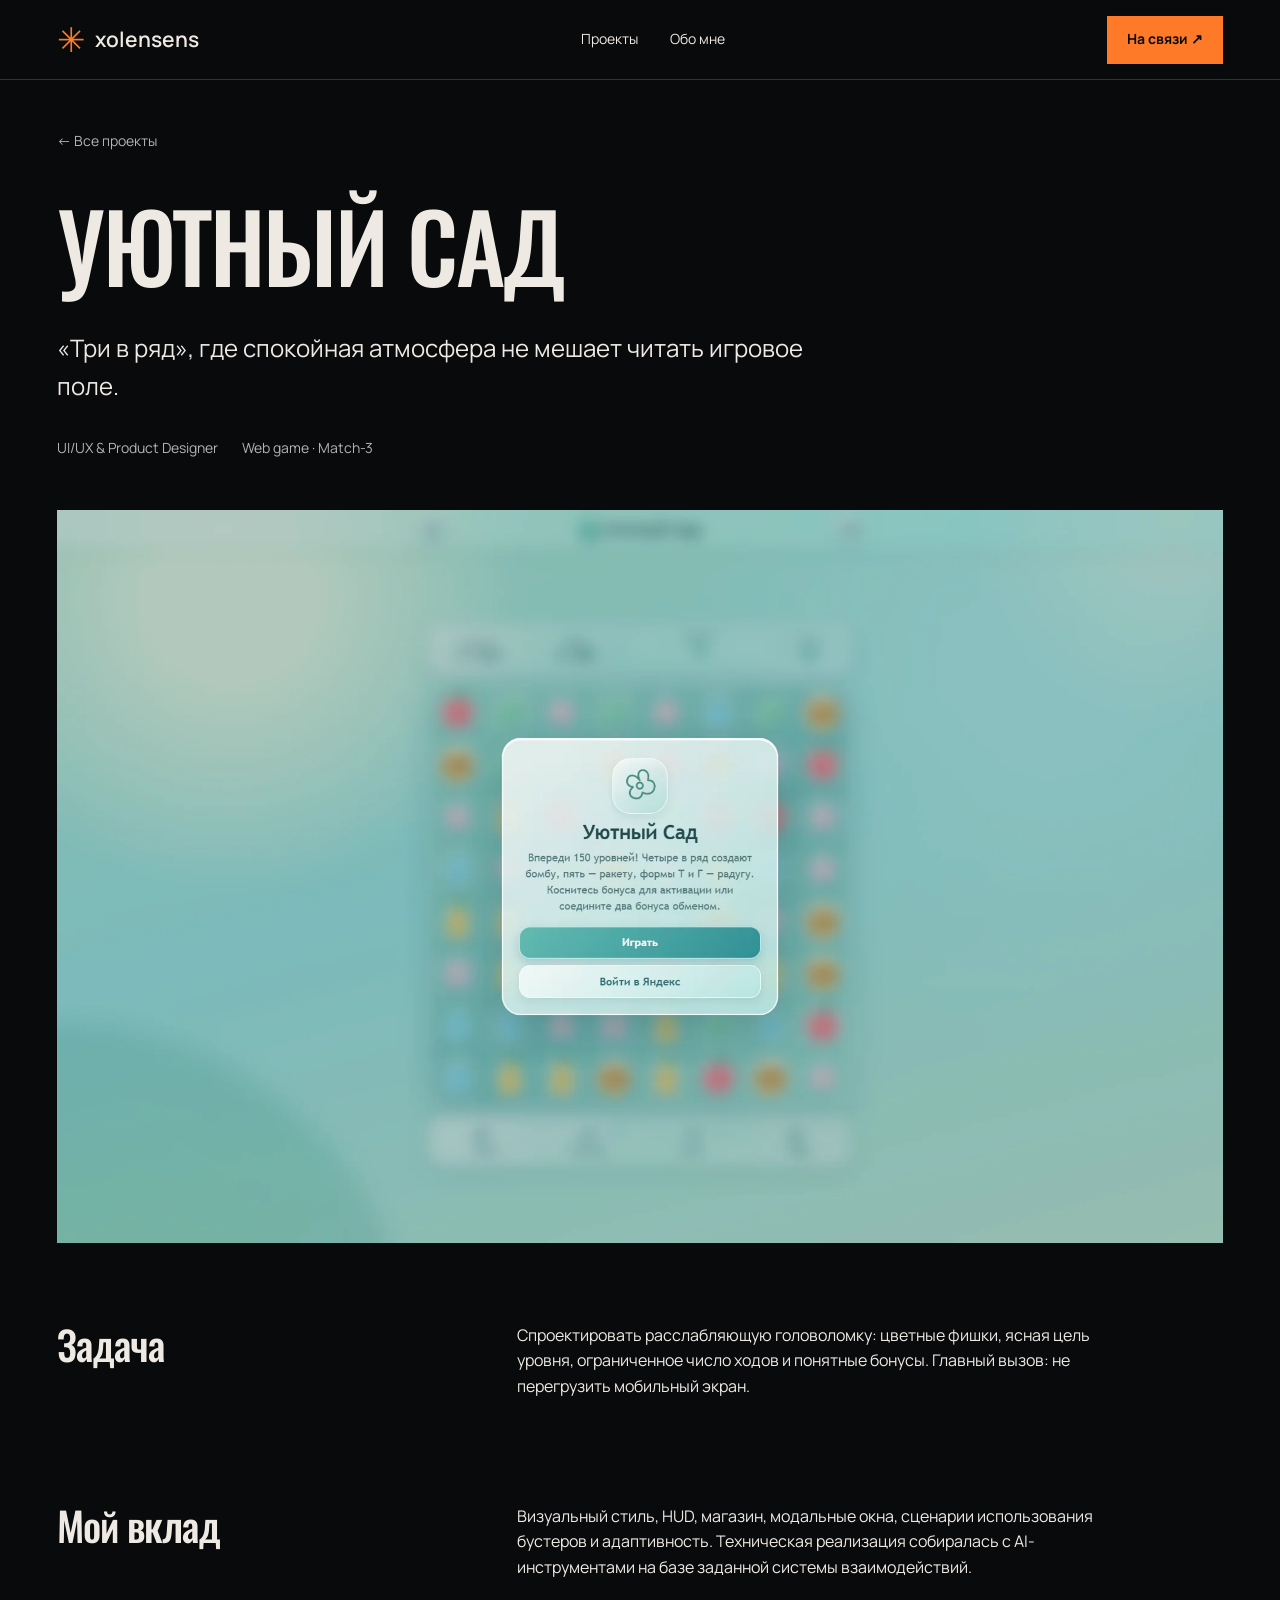
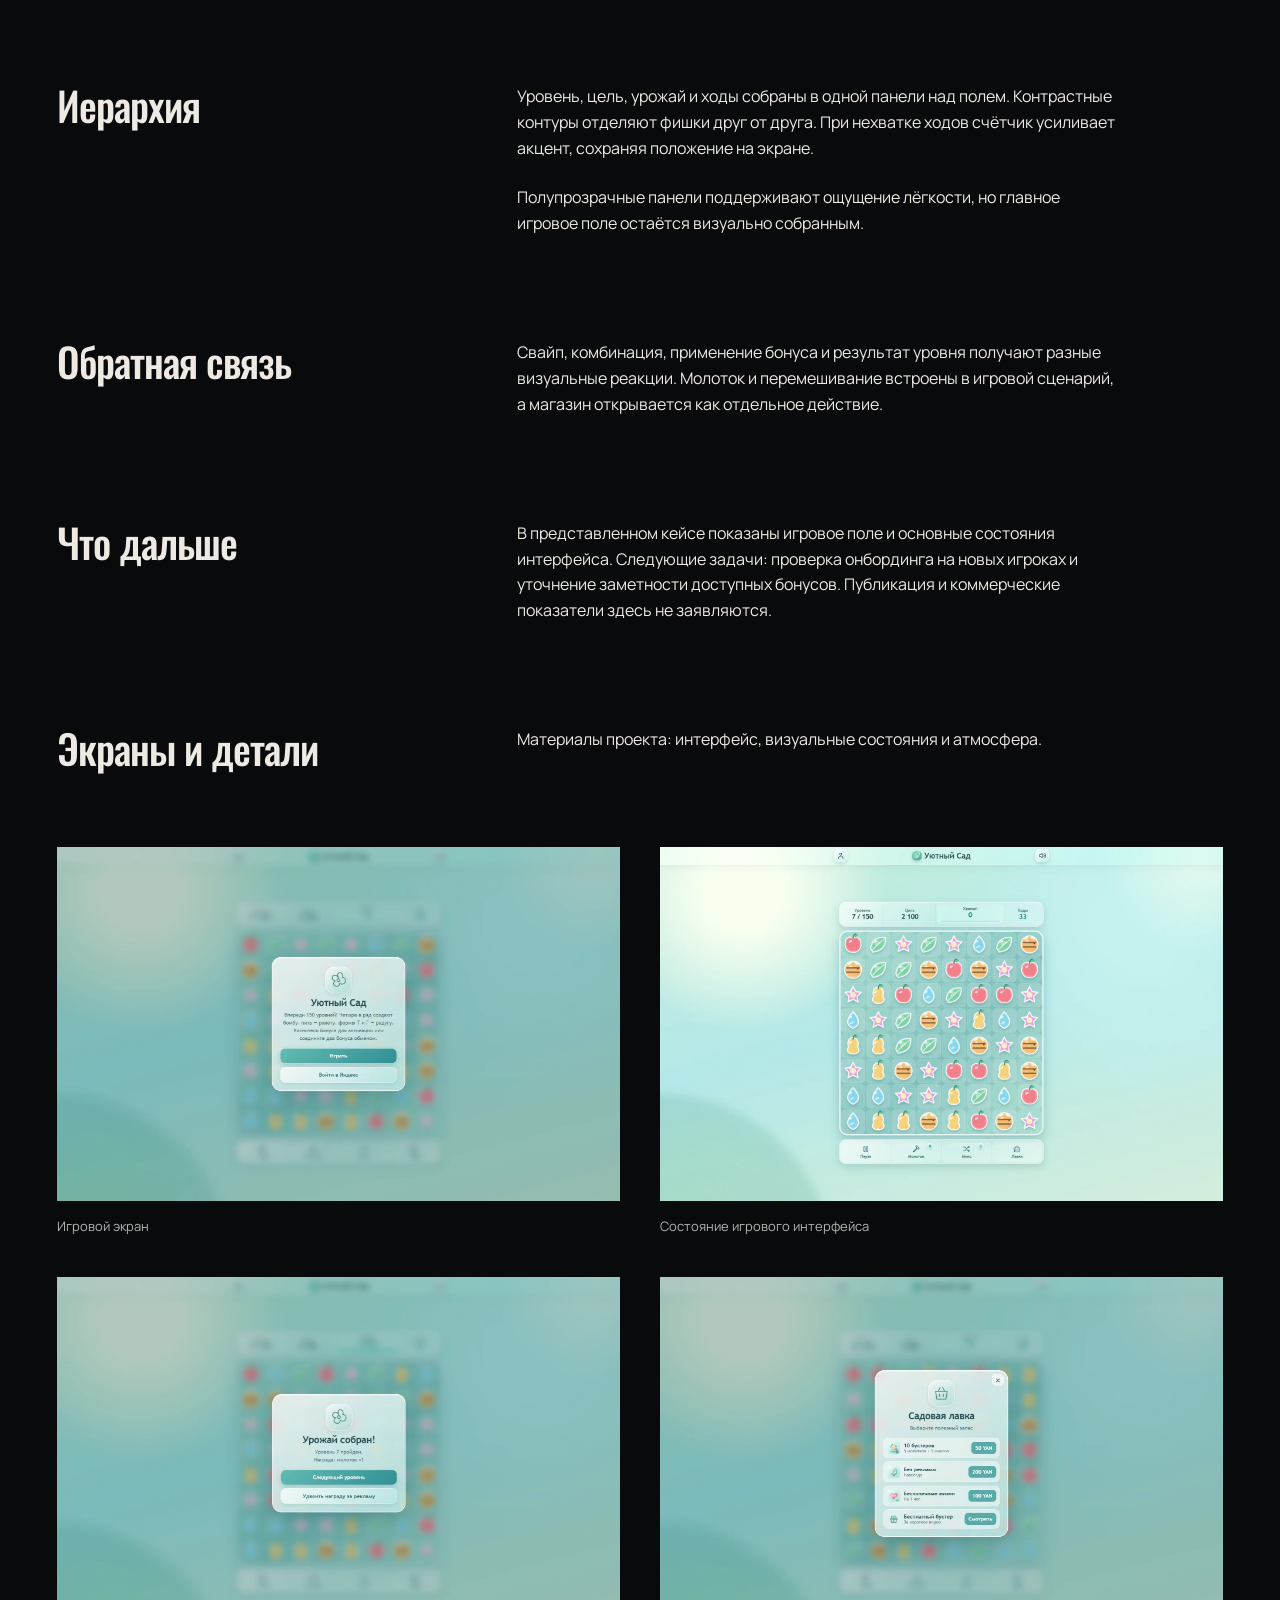
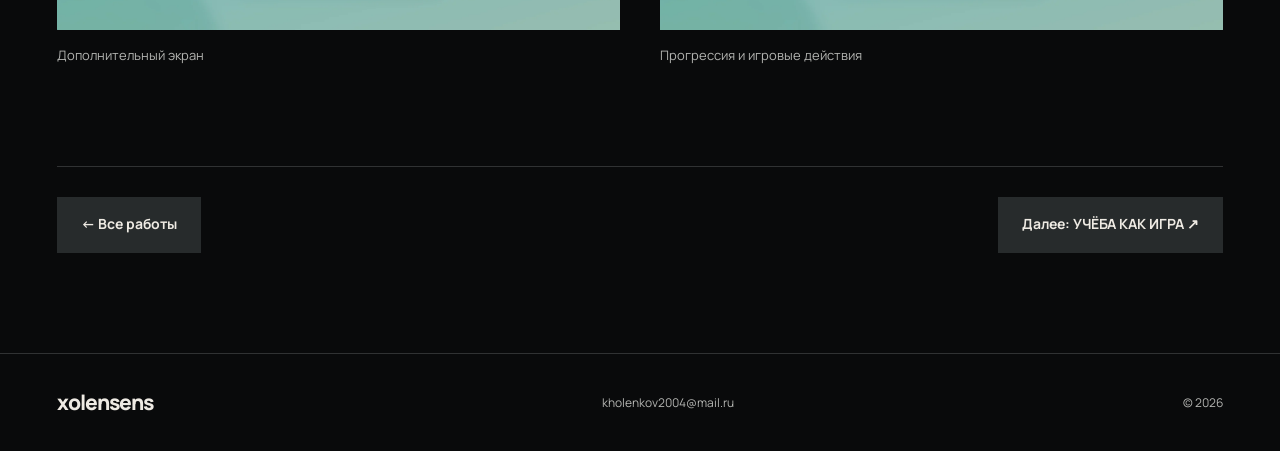
<file: cases/cozy-garden.html>
<!doctype html><html lang="ru"><head><meta charset="utf-8"><meta name="viewport" content="width=device-width,initial-scale=1"><title>УЮТНЫЙ САД / xolensens</title><meta name="description" content="«Три в ряд», где спокойная атмосфера не мешает читать игровое поле."><meta name="theme-color" content="#151617"><link rel="icon" href="../assets/favicon.svg"><link rel="stylesheet" href="../style.css"><script src="../app.js" defer></script><link rel="stylesheet" href="../editorial.css"></head><body><a class="skip" href="#main">Перейти к содержимому</a><header class="site-header"><a class="logo" href="../index.html"><span aria-hidden="true">✳</span> xolensens</a><nav aria-label="Навигация"><a href="../index.html#work">Проекты</a><a href="../index.html#about">Обо мне</a></nav><a class="header-cta" href="../index.html#contact">На связи ↗</a></header><main class="case-main" id="main"><a class="case-back" href="../index.html#work">← Все проекты</a><h1 class="case-title">УЮТНЫЙ САД</h1><p class="case-lead">«Три в ряд», где спокойная атмосфера не мешает читать игровое поле.</p><div class="case-tags"><span>UI/UX & Product Designer</span><span>Web game · Match-3</span></div><img class="case-hero-image" src="../assets/garden-1.webp" alt="УЮТНЫЙ САД: интерфейс проекта" fetchpriority="high"><section class="case-section"><h2>Задача</h2><div><p>Спроектировать расслабляющую головоломку: цветные фишки, ясная цель уровня, ограниченное число ходов и понятные бонусы. Главный вызов: не перегрузить мобильный экран.</p></div></section><section class="case-section"><h2>Мой вклад</h2><div><p>Визуальный стиль, HUD, магазин, модальные окна, сценарии использования бустеров и адаптивность. Техническая реализация собиралась с AI-инструментами на базе заданной системы взаимодействий.</p></div></section><section class="case-section"><h2>Иерархия</h2><div><p>Уровень, цель, урожай и ходы собраны в одной панели над полем. Контрастные контуры отделяют фишки друг от друга. При нехватке ходов счётчик усиливает акцент, сохраняя положение на экране.</p><p>Полупрозрачные панели поддерживают ощущение лёгкости, но главное игровое поле остаётся визуально собранным.</p></div></section><section class="case-section"><h2>Обратная связь</h2><div><p>Свайп, комбинация, применение бонуса и результат уровня получают разные визуальные реакции. Молоток и перемешивание встроены в игровой сценарий, а магазин открывается как отдельное действие.</p></div></section><section class="case-section"><h2>Что дальше</h2><div><p>В представленном кейсе показаны игровое поле и основные состояния интерфейса. Следующие задачи: проверка онбординга на новых игроках и уточнение заметности доступных бонусов. Публикация и коммерческие показатели здесь не заявляются.</p></div></section><section class="case-section"><h2>Экраны и детали</h2><p>Материалы проекта: интерфейс, визуальные состояния и атмосфера.</p></section><div class="case-gallery"><figure><a href="../assets/garden-1.webp" target="_blank" rel="noopener" aria-label="Открыть изображение: Игровой экран"><img loading="lazy" src="../assets/garden-1.webp" alt="Игровой экран"></a><figcaption>Игровой экран</figcaption></figure><figure><a href="../assets/garden-2.webp" target="_blank" rel="noopener" aria-label="Открыть изображение: Состояние игрового интерфейса"><img loading="lazy" src="../assets/garden-2.webp" alt="Состояние игрового интерфейса"></a><figcaption>Состояние игрового интерфейса</figcaption></figure><figure><a href="../assets/garden-3.webp" target="_blank" rel="noopener" aria-label="Открыть изображение: Дополнительный экран"><img loading="lazy" src="../assets/garden-3.webp" alt="Дополнительный экран"></a><figcaption>Дополнительный экран</figcaption></figure><figure><a href="../assets/garden-4.webp" target="_blank" rel="noopener" aria-label="Открыть изображение: Прогрессия и игровые действия"><img loading="lazy" src="../assets/garden-4.webp" alt="Прогрессия и игровые действия"></a><figcaption>Прогрессия и игровые действия</figcaption></figure></div><div class="case-bottom"><a class="text-link" href="../index.html#work">← Все работы</a><a class="text-link" href="gamification.html">Далее: УЧЁБА КАК ИГРА ↗</a></div></main><footer class="site-footer"><a class="logo" href="../index.html">xolensens</a><a href="mailto:kholenkov2004@mail.ru">kholenkov2004@mail.ru</a><span>© 2026</span></footer></body></html>
</file>
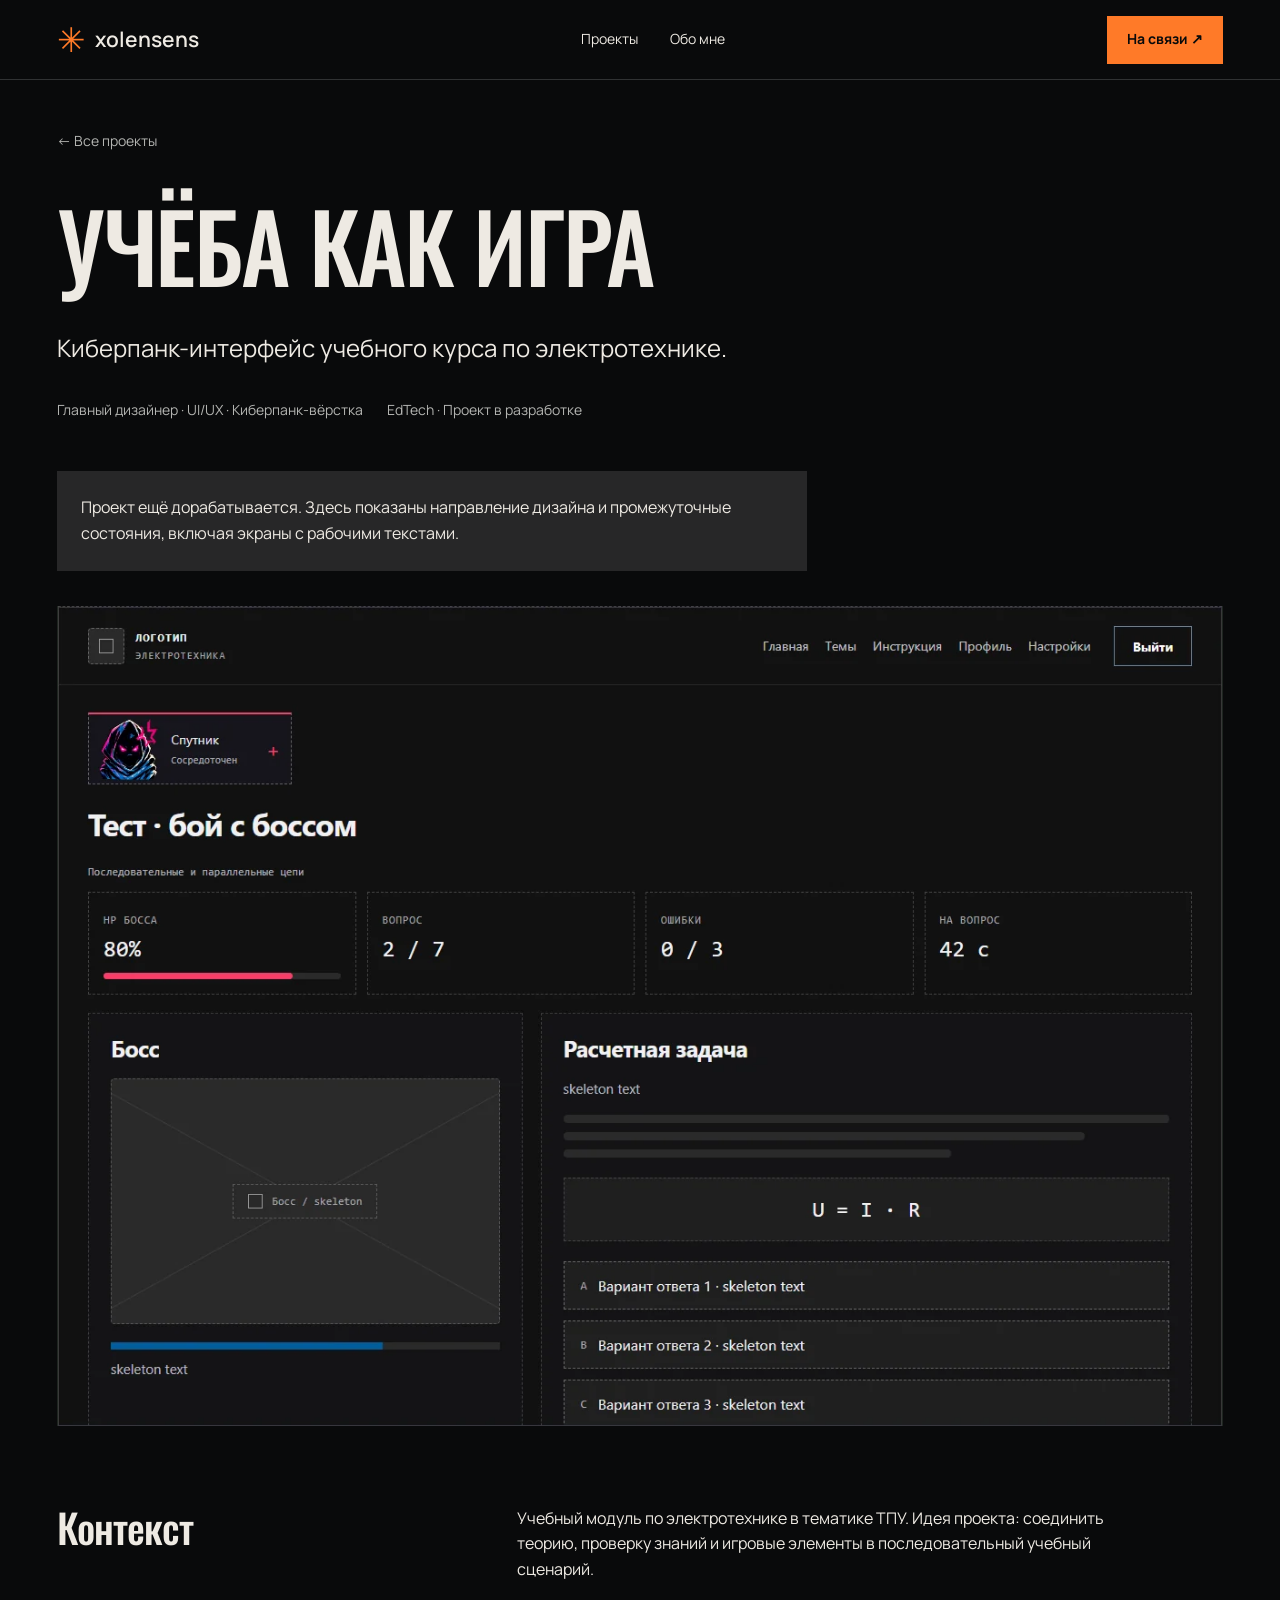
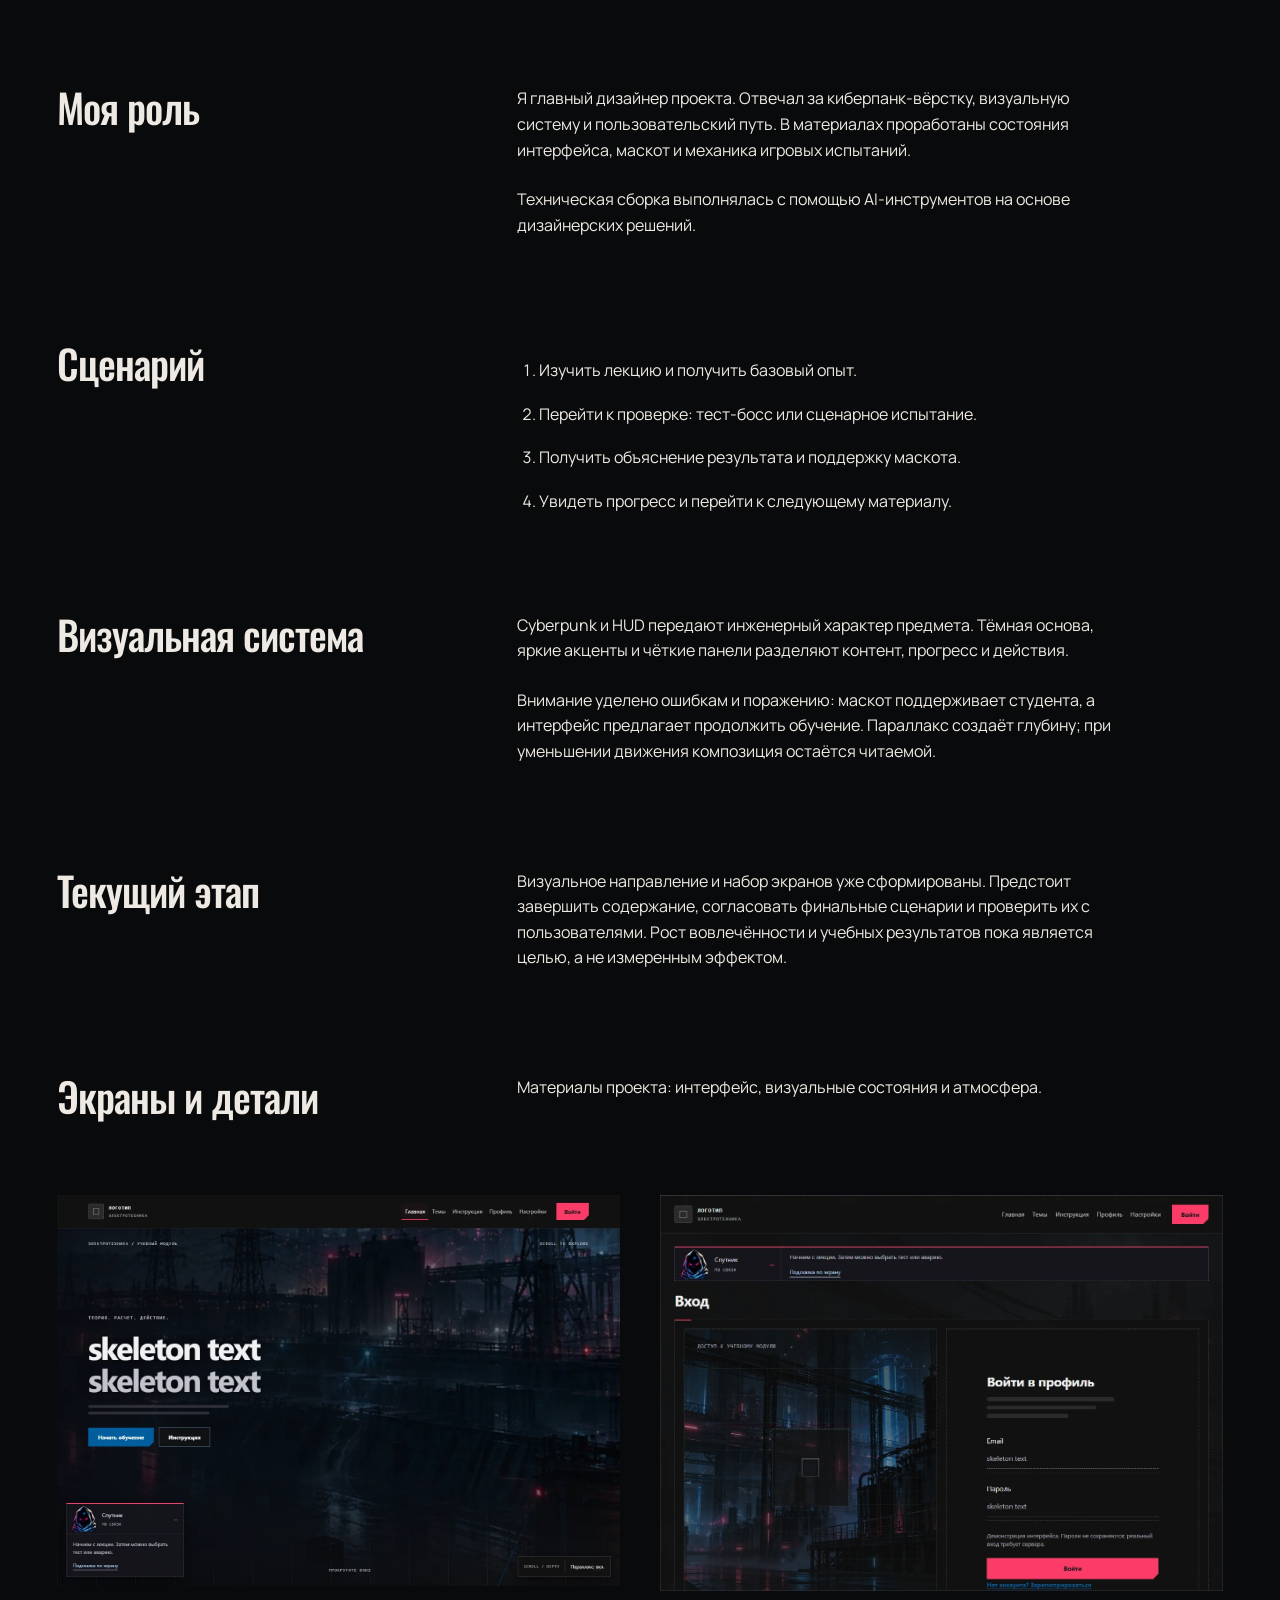
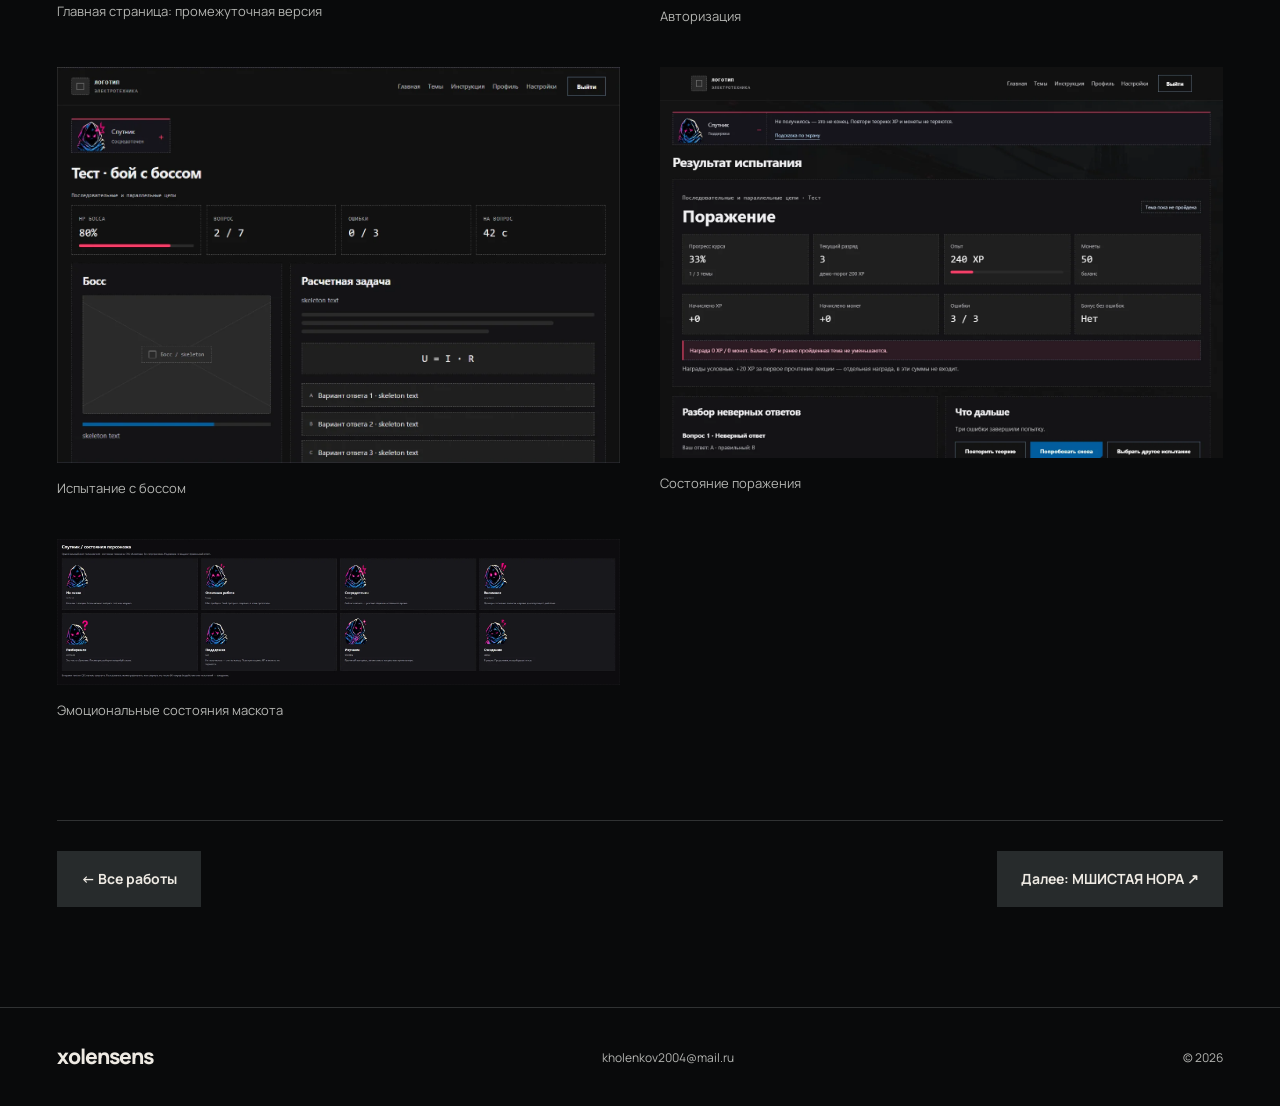
<file: cases/gamification.html>
<!doctype html><html lang="ru"><head><meta charset="utf-8"><meta name="viewport" content="width=device-width,initial-scale=1"><title>УЧЁБА КАК ИГРА / xolensens</title><meta name="description" content="Киберпанк-интерфейс учебного курса по электротехнике."><meta name="theme-color" content="#151617"><link rel="icon" href="../assets/favicon.svg"><link rel="stylesheet" href="../style.css"><script src="../app.js" defer></script><link rel="stylesheet" href="../editorial.css"></head><body><a class="skip" href="#main">Перейти к содержимому</a><header class="site-header"><a class="logo" href="../index.html"><span aria-hidden="true">✳</span> xolensens</a><nav aria-label="Навигация"><a href="../index.html#work">Проекты</a><a href="../index.html#about">Обо мне</a></nav><a class="header-cta" href="../index.html#contact">На связи ↗</a></header><main class="case-main" id="main"><a class="case-back" href="../index.html#work">← Все проекты</a><h1 class="case-title">УЧЁБА КАК ИГРА</h1><p class="case-lead">Киберпанк-интерфейс учебного курса по электротехнике.</p><div class="case-tags"><span>Главный дизайнер · UI/UX · Киберпанк-вёрстка</span><span>EdTech · Проект в разработке</span></div><p class="notice">Проект ещё дорабатывается. Здесь показаны направление дизайна и промежуточные состояния, включая экраны с рабочими текстами.</p><img class="case-hero-image" src="../assets/course-battle.webp" alt="УЧЁБА КАК ИГРА: интерфейс проекта" fetchpriority="high"><section class="case-section"><h2>Контекст</h2><div><p>Учебный модуль по электротехнике в тематике ТПУ. Идея проекта: соединить теорию, проверку знаний и игровые элементы в последовательный учебный сценарий.</p></div></section><section class="case-section"><h2>Моя роль</h2><div><p>Я главный дизайнер проекта. Отвечал за киберпанк-вёрстку, визуальную систему и пользовательский путь. В материалах проработаны состояния интерфейса, маскот и механика игровых испытаний.</p><p>Техническая сборка выполнялась с помощью AI-инструментов на основе дизайнерских решений.</p></div></section><section class="case-section"><h2>Сценарий</h2><div><ol><li>Изучить лекцию и получить базовый опыт.</li><li>Перейти к проверке: тест-босс или сценарное испытание.</li><li>Получить объяснение результата и поддержку маскота.</li><li>Увидеть прогресс и перейти к следующему материалу.</li></ol></div></section><section class="case-section"><h2>Визуальная система</h2><div><p>Cyberpunk и HUD передают инженерный характер предмета. Тёмная основа, яркие акценты и чёткие панели разделяют контент, прогресс и действия.</p><p>Внимание уделено ошибкам и поражению: маскот поддерживает студента, а интерфейс предлагает продолжить обучение. Параллакс создаёт глубину; при уменьшении движения композиция остаётся читаемой.</p></div></section><section class="case-section"><h2>Текущий этап</h2><div><p>Визуальное направление и набор экранов уже сформированы. Предстоит завершить содержание, согласовать финальные сценарии и проверить их с пользователями. Рост вовлечённости и учебных результатов пока является целью, а не измеренным эффектом.</p></div></section><section class="case-section"><h2>Экраны и детали</h2><p>Материалы проекта: интерфейс, визуальные состояния и атмосфера.</p></section><div class="case-gallery"><figure><a href="../assets/course-home.webp" target="_blank" rel="noopener" aria-label="Открыть изображение: Главная страница: промежуточная версия"><img loading="lazy" src="../assets/course-home.webp" alt="Главная страница: промежуточная версия"></a><figcaption>Главная страница: промежуточная версия</figcaption></figure><figure><a href="../assets/course-auth.webp" target="_blank" rel="noopener" aria-label="Открыть изображение: Авторизация"><img loading="lazy" src="../assets/course-auth.webp" alt="Авторизация"></a><figcaption>Авторизация</figcaption></figure><figure><a href="../assets/course-battle.webp" target="_blank" rel="noopener" aria-label="Открыть изображение: Испытание с боссом"><img loading="lazy" src="../assets/course-battle.webp" alt="Испытание с боссом"></a><figcaption>Испытание с боссом</figcaption></figure><figure><a href="../assets/course-loss.webp" target="_blank" rel="noopener" aria-label="Открыть изображение: Состояние поражения"><img loading="lazy" src="../assets/course-loss.webp" alt="Состояние поражения"></a><figcaption>Состояние поражения</figcaption></figure><figure><a href="../assets/course-mascot.webp" target="_blank" rel="noopener" aria-label="Открыть изображение: Эмоциональные состояния маскота"><img loading="lazy" src="../assets/course-mascot.webp" alt="Эмоциональные состояния маскота"></a><figcaption>Эмоциональные состояния маскота</figcaption></figure></div><div class="case-bottom"><a class="text-link" href="../index.html#work">← Все работы</a><a class="text-link" href="mossy-burrow.html">Далее: МШИСТАЯ НОРА ↗</a></div></main><footer class="site-footer"><a class="logo" href="../index.html">xolensens</a><a href="mailto:kholenkov2004@mail.ru">kholenkov2004@mail.ru</a><span>© 2026</span></footer></body></html>
</file>
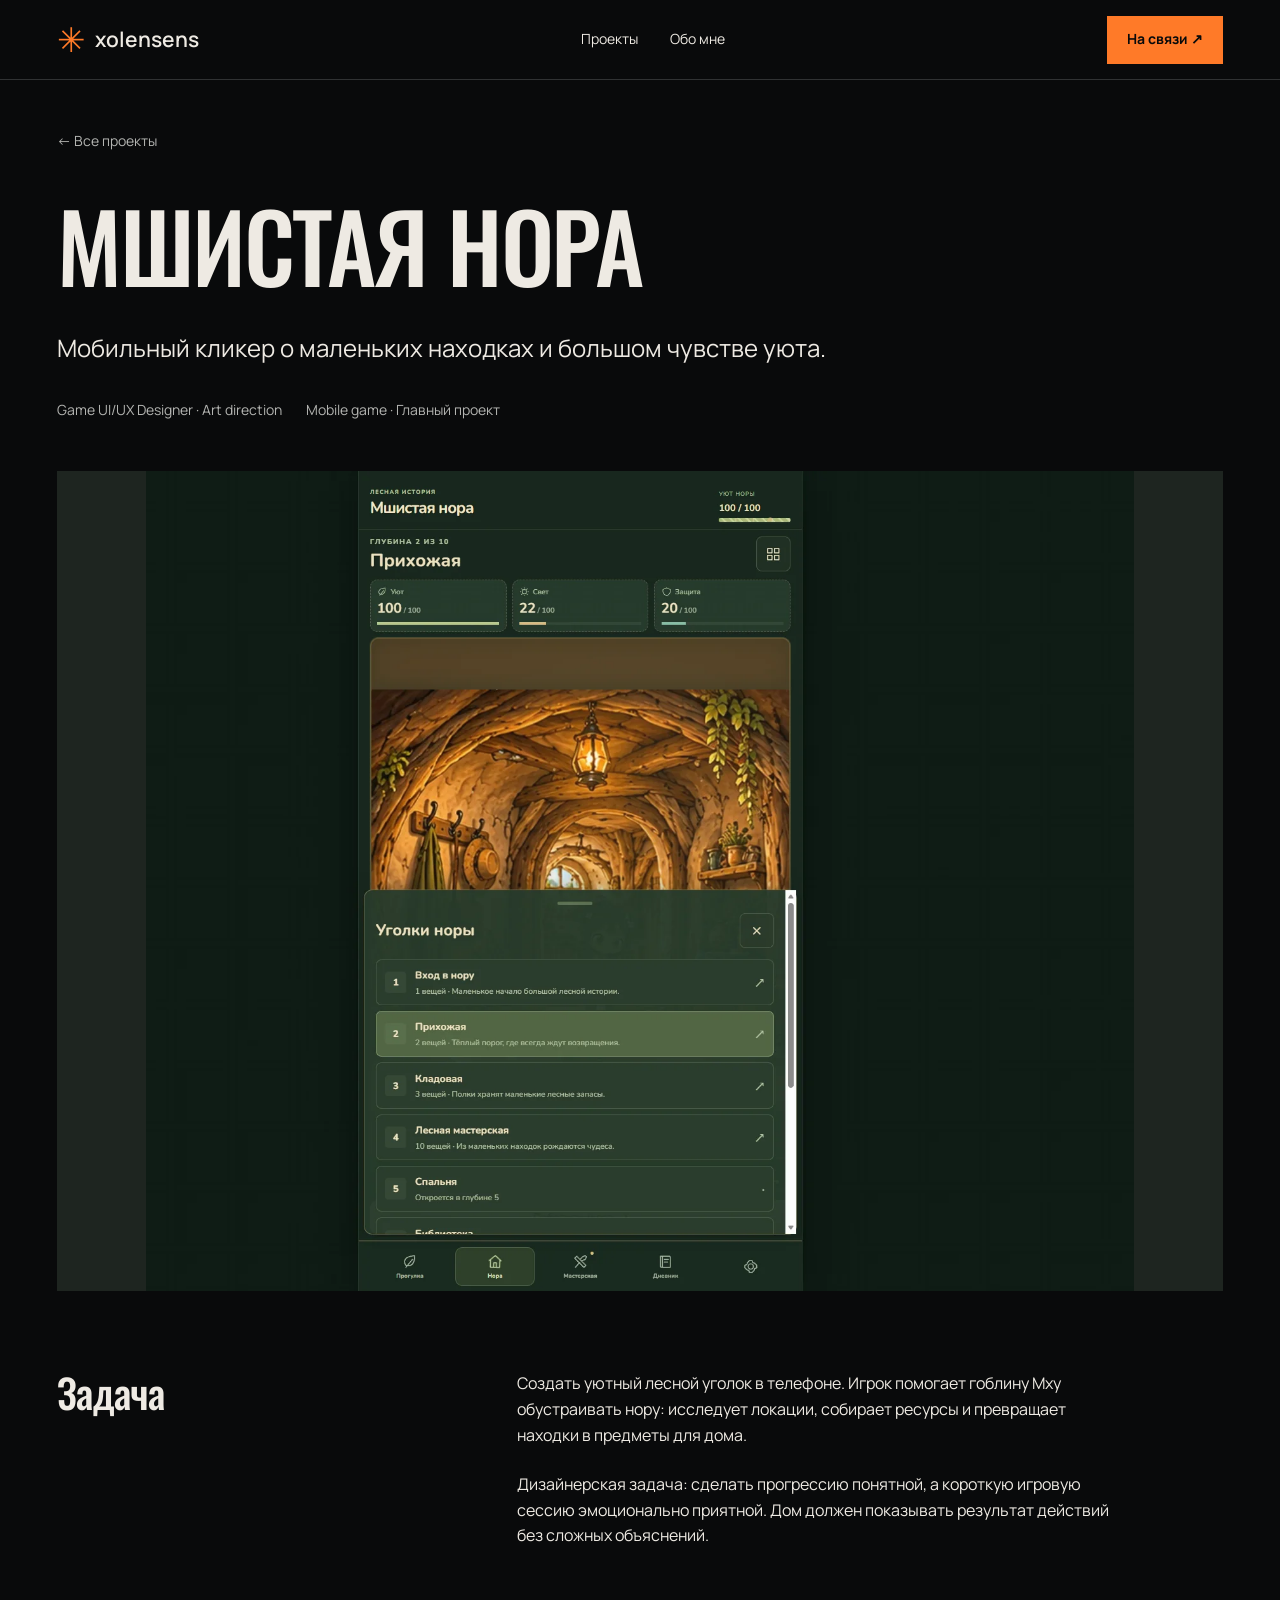
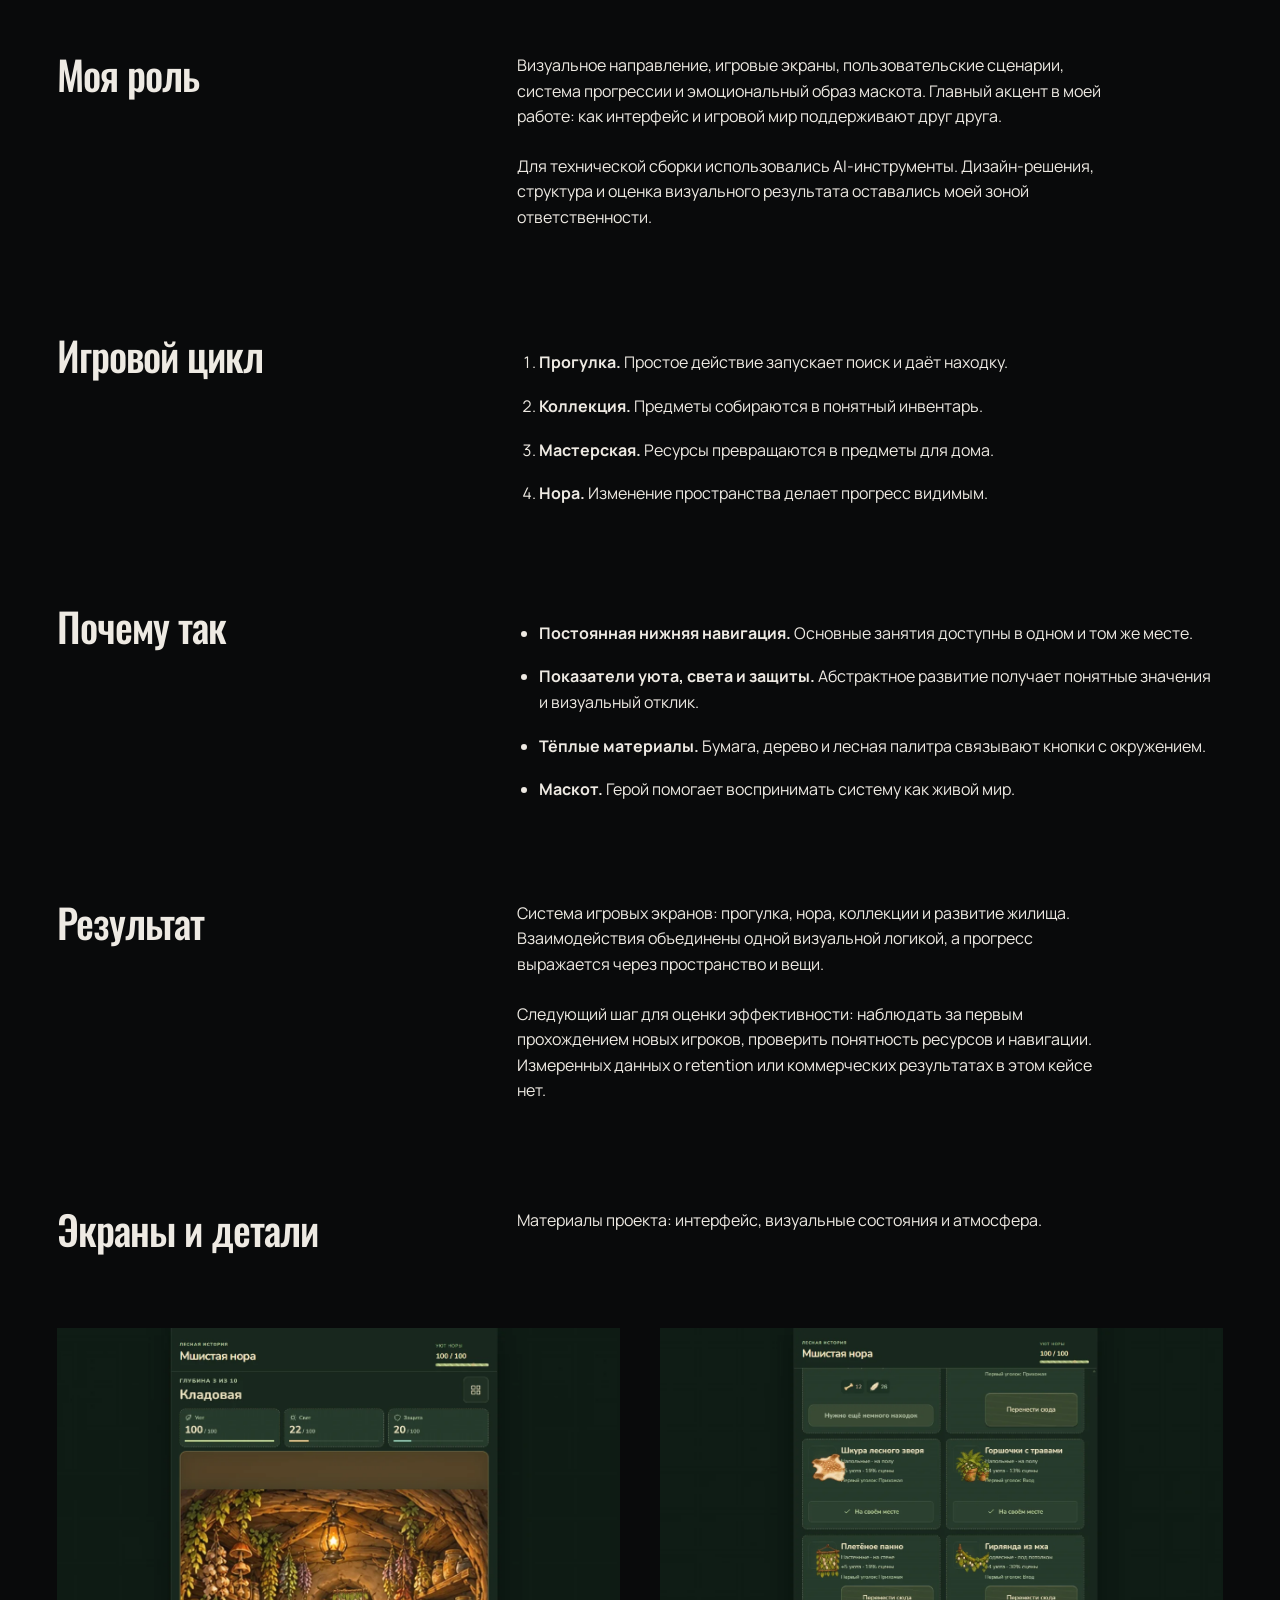
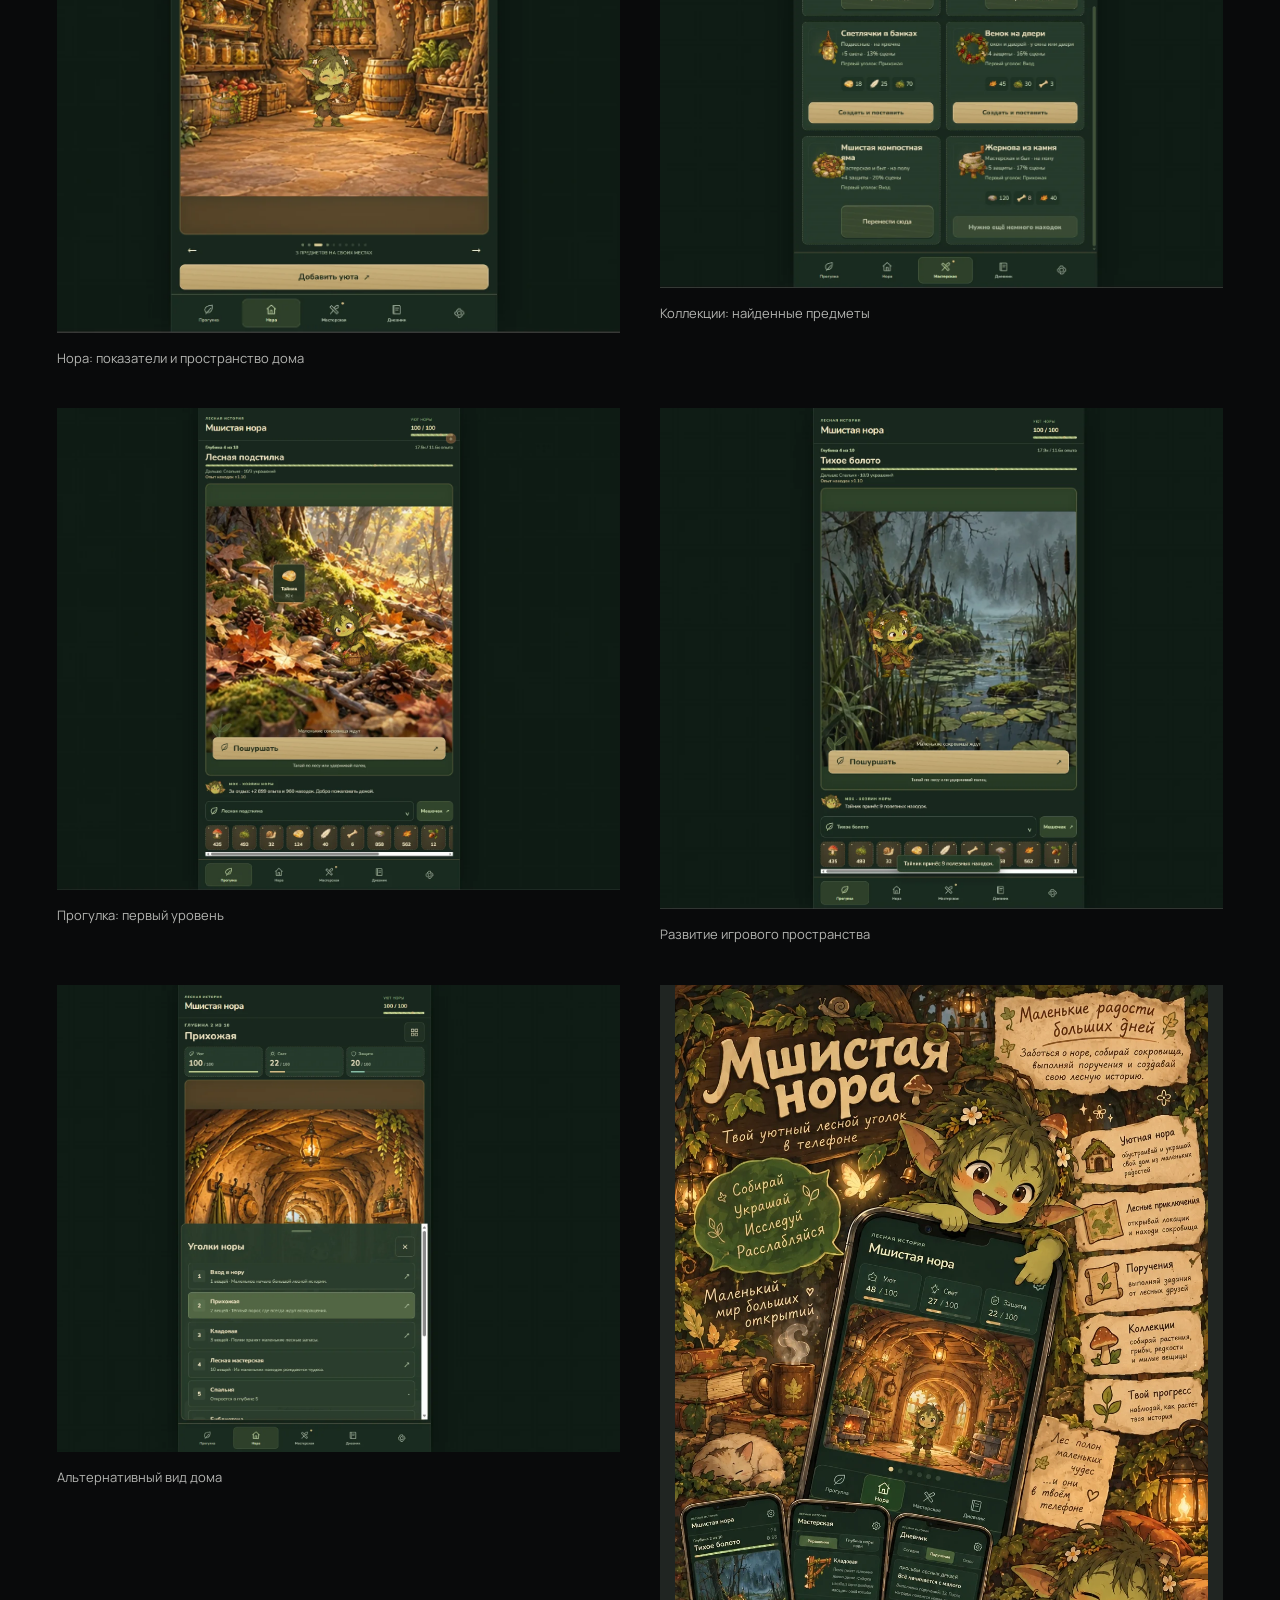
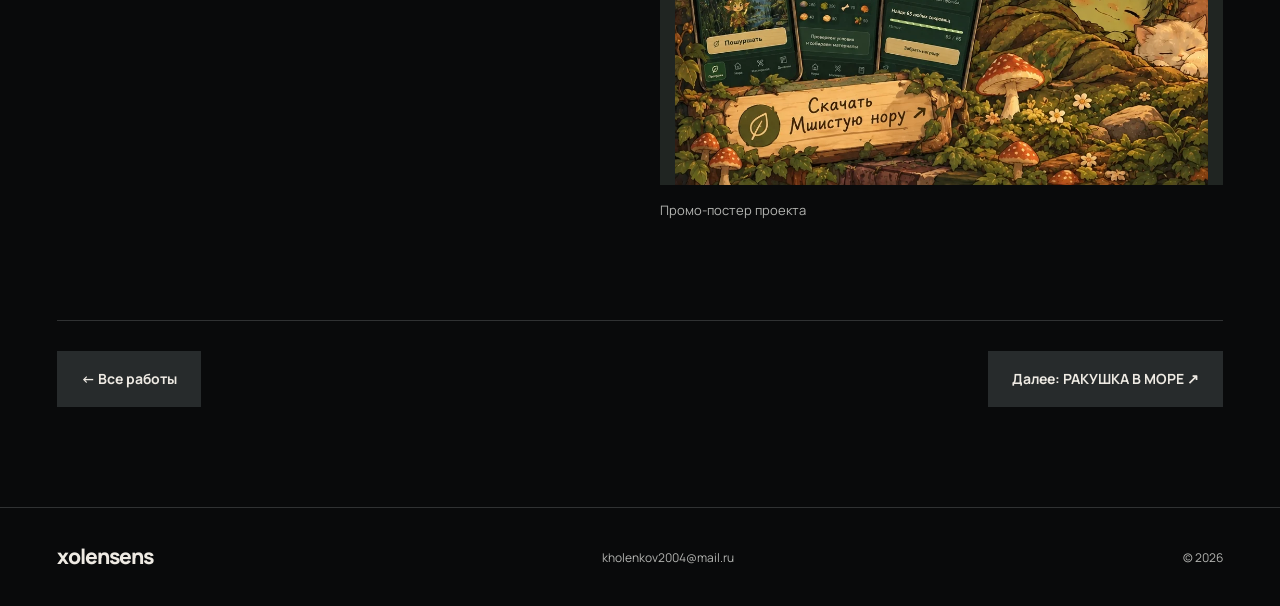
<file: cases/mossy-burrow.html>
<!doctype html><html lang="ru"><head><meta charset="utf-8"><meta name="viewport" content="width=device-width,initial-scale=1"><title>МШИСТАЯ НОРА / xolensens</title><meta name="description" content="Мобильный кликер о маленьких находках и большом чувстве уюта."><meta name="theme-color" content="#151617"><link rel="icon" href="../assets/favicon.svg"><link rel="stylesheet" href="../style.css"><script src="../app.js" defer></script><link rel="stylesheet" href="../editorial.css"></head><body><a class="skip" href="#main">Перейти к содержимому</a><header class="site-header"><a class="logo" href="../index.html"><span aria-hidden="true">✳</span> xolensens</a><nav aria-label="Навигация"><a href="../index.html#work">Проекты</a><a href="../index.html#about">Обо мне</a></nav><a class="header-cta" href="../index.html#contact">На связи ↗</a></header><main class="case-main" id="main"><a class="case-back" href="../index.html#work">← Все проекты</a><h1 class="case-title">МШИСТАЯ НОРА</h1><p class="case-lead">Мобильный кликер о маленьких находках и большом чувстве уюта.</p><div class="case-tags"><span>Game UI/UX Designer · Art direction</span><span>Mobile game · Главный проект</span></div><img class="case-hero-image" src="../assets/burrow-alt.webp" alt="МШИСТАЯ НОРА: интерфейс проекта" fetchpriority="high"><section class="case-section"><h2>Задача</h2><div><p>Создать уютный лесной уголок в телефоне. Игрок помогает гоблину Мху обустраивать нору: исследует локации, собирает ресурсы и превращает находки в предметы для дома.</p><p>Дизайнерская задача: сделать прогрессию понятной, а короткую игровую сессию эмоционально приятной. Дом должен показывать результат действий без сложных объяснений.</p></div></section><section class="case-section"><h2>Моя роль</h2><div><p>Визуальное направление, игровые экраны, пользовательские сценарии, система прогрессии и эмоциональный образ маскота. Главный акцент в моей работе: как интерфейс и игровой мир поддерживают друг друга.</p><p>Для технической сборки использовались AI-инструменты. Дизайн-решения, структура и оценка визуального результата оставались моей зоной ответственности.</p></div></section><section class="case-section"><h2>Игровой цикл</h2><div><ol><li><strong>Прогулка.</strong> Простое действие запускает поиск и даёт находку.</li><li><strong>Коллекция.</strong> Предметы собираются в понятный инвентарь.</li><li><strong>Мастерская.</strong> Ресурсы превращаются в предметы для дома.</li><li><strong>Нора.</strong> Изменение пространства делает прогресс видимым.</li></ol></div></section><section class="case-section"><h2>Почему так</h2><div><ul><li><strong>Постоянная нижняя навигация.</strong> Основные занятия доступны в одном и том же месте.</li><li><strong>Показатели уюта, света и защиты.</strong> Абстрактное развитие получает понятные значения и визуальный отклик.</li><li><strong>Тёплые материалы.</strong> Бумага, дерево и лесная палитра связывают кнопки с окружением.</li><li><strong>Маскот.</strong> Герой помогает воспринимать систему как живой мир.</li></ul></div></section><section class="case-section"><h2>Результат</h2><div><p>Система игровых экранов: прогулка, нора, коллекции и развитие жилища. Взаимодействия объединены одной визуальной логикой, а прогресс выражается через пространство и вещи.</p><p>Следующий шаг для оценки эффективности: наблюдать за первым прохождением новых игроков, проверить понятность ресурсов и навигации. Измеренных данных о retention или коммерческих результатах в этом кейсе нет.</p></div></section><section class="case-section"><h2>Экраны и детали</h2><p>Материалы проекта: интерфейс, визуальные состояния и атмосфера.</p></section><div class="case-gallery"><figure><a href="../assets/burrow-home.webp" target="_blank" rel="noopener" aria-label="Открыть изображение: Нора: показатели и пространство дома"><img loading="lazy" src="../assets/burrow-home.webp" alt="Нора: показатели и пространство дома"></a><figcaption>Нора: показатели и пространство дома</figcaption></figure><figure><a href="../assets/burrow-collection.webp" target="_blank" rel="noopener" aria-label="Открыть изображение: Коллекции: найденные предметы"><img loading="lazy" src="../assets/burrow-collection.webp" alt="Коллекции: найденные предметы"></a><figcaption>Коллекции: найденные предметы</figcaption></figure><figure><a href="../assets/burrow-level1.webp" target="_blank" rel="noopener" aria-label="Открыть изображение: Прогулка: первый уровень"><img loading="lazy" src="../assets/burrow-level1.webp" alt="Прогулка: первый уровень"></a><figcaption>Прогулка: первый уровень</figcaption></figure><figure><a href="../assets/burrow-level2.webp" target="_blank" rel="noopener" aria-label="Открыть изображение: Развитие игрового пространства"><img loading="lazy" src="../assets/burrow-level2.webp" alt="Развитие игрового пространства"></a><figcaption>Развитие игрового пространства</figcaption></figure><figure><a href="../assets/burrow-alt.webp" target="_blank" rel="noopener" aria-label="Открыть изображение: Альтернативный вид дома"><img loading="lazy" src="../assets/burrow-alt.webp" alt="Альтернативный вид дома"></a><figcaption>Альтернативный вид дома</figcaption></figure><figure><a href="../assets/burrow-poster.webp" target="_blank" rel="noopener" aria-label="Открыть изображение: Промо-постер проекта"><img loading="lazy" src="../assets/burrow-poster.webp" alt="Промо-постер проекта"></a><figcaption>Промо-постер проекта</figcaption></figure></div><div class="case-bottom"><a class="text-link" href="../index.html#work">← Все работы</a><a class="text-link" href="seashell.html">Далее: РАКУШКА В МОРЕ ↗</a></div></main><footer class="site-footer"><a class="logo" href="../index.html">xolensens</a><a href="mailto:kholenkov2004@mail.ru">kholenkov2004@mail.ru</a><span>© 2026</span></footer></body></html>
</file>
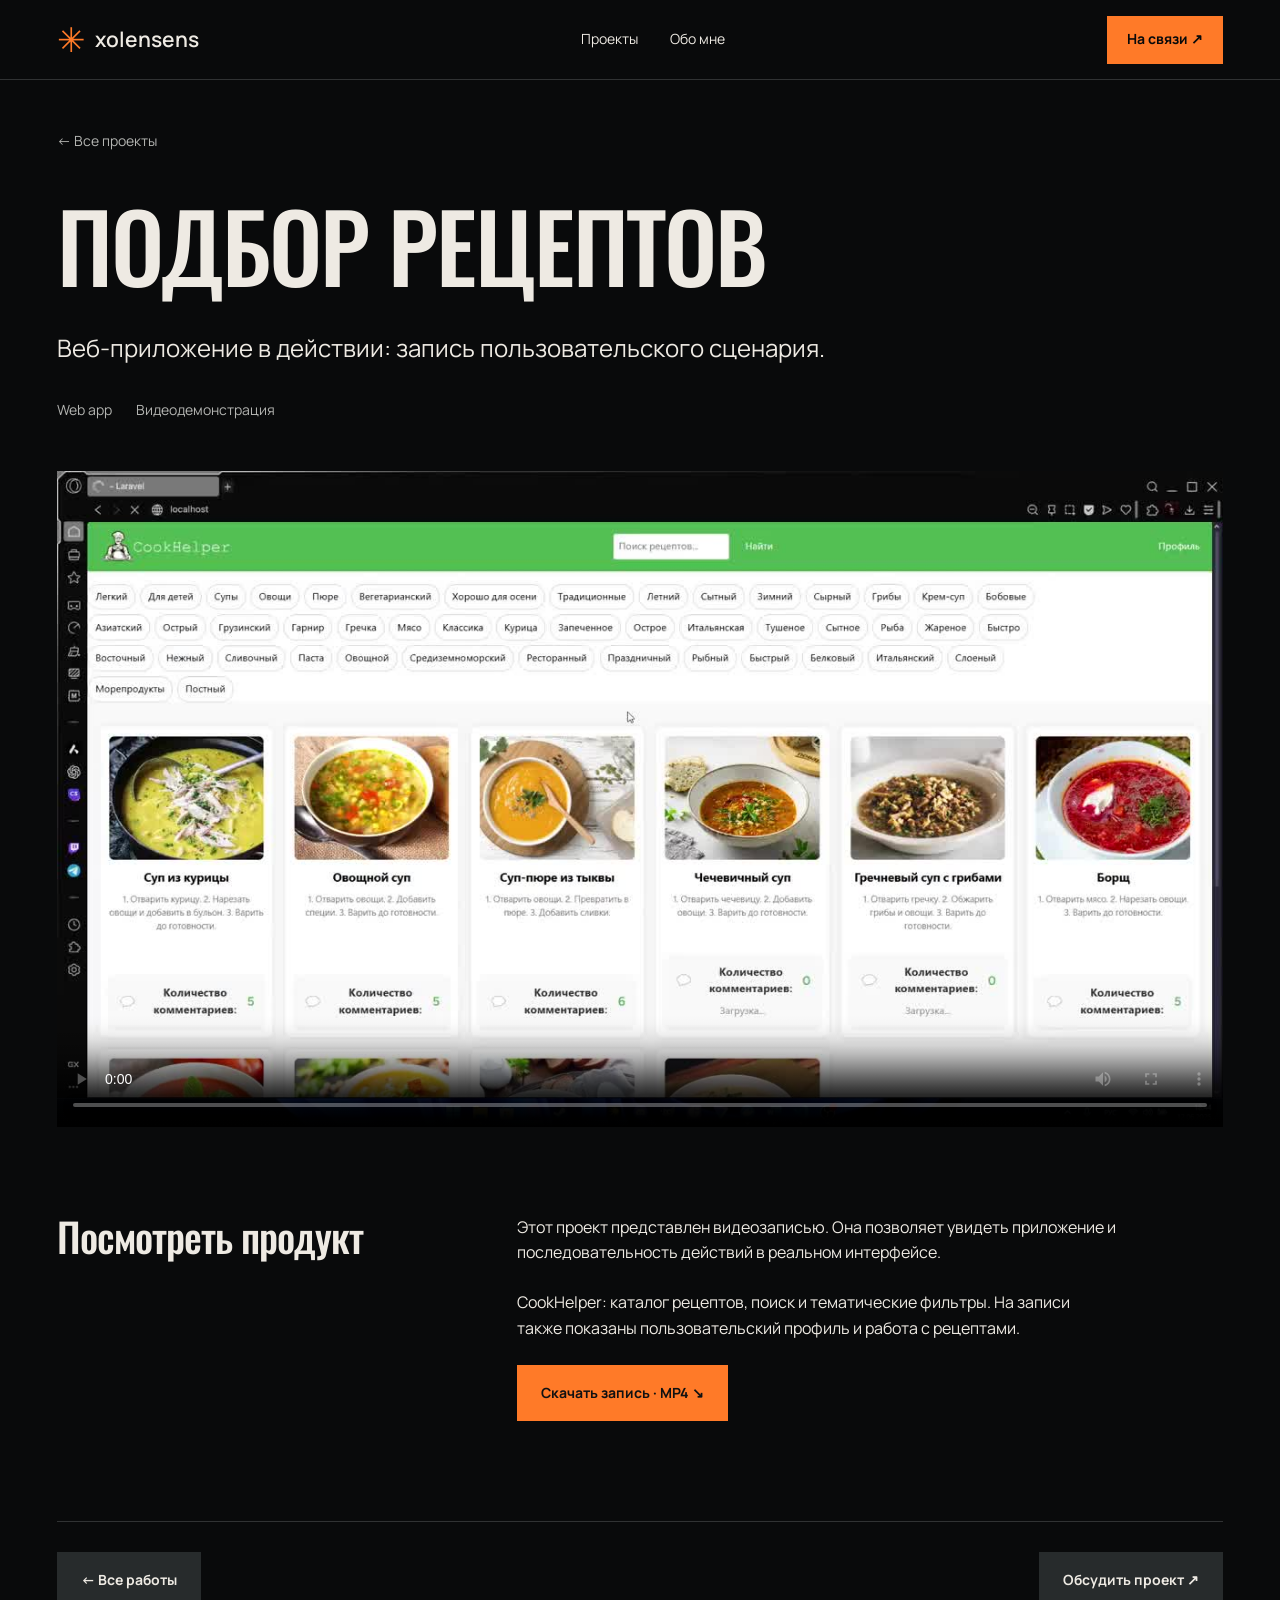
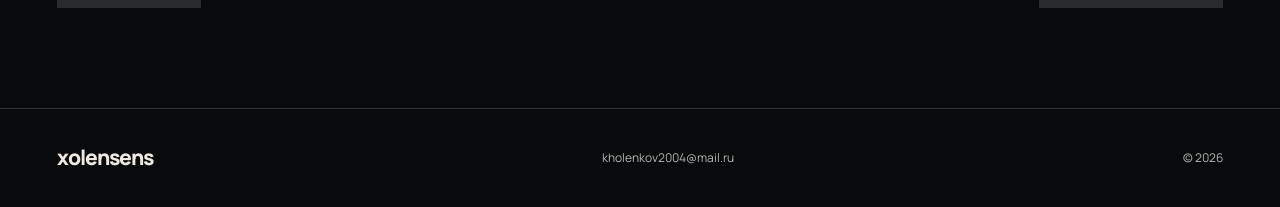
<file: cases/recipes.html>
<!doctype html><html lang="ru"><head><meta charset="utf-8"><meta name="viewport" content="width=device-width,initial-scale=1"><title>Подбор рецептов / xolensens</title><meta name="description" content="Видеодемонстрация веб-приложения для подбора рецептов."><meta name="theme-color" content="#151617"><link rel="icon" href="../assets/favicon.svg"><link rel="stylesheet" href="../style.css"><script src="../app.js" defer></script><link rel="stylesheet" href="../editorial.css"></head><body><a class="skip" href="#main">Перейти к содержимому</a><header class="site-header"><a class="logo" href="../index.html"><span aria-hidden="true">✳</span> xolensens</a><nav aria-label="Навигация"><a href="../index.html#work">Проекты</a><a href="../index.html#about">Обо мне</a></nav><a class="header-cta" href="../index.html#contact">На связи ↗</a></header><main class="case-main" id="main"><a class="case-back" href="../index.html#work">← Все проекты</a><h1 class="case-title">ПОДБОР РЕЦЕПТОВ</h1><p class="case-lead">Веб-приложение в действии: запись пользовательского сценария.</p><div class="case-tags"><span>Web app</span><span>Видеодемонстрация</span></div><video class="case-video" poster="../assets/recipe-actual.jpg" controls preload="metadata" playsinline aria-label="Демонстрация веб-приложения для подбора рецептов"><source src="../assets/recipes-user.mp4" type="video/mp4">Ваш браузер не поддерживает видео. <a href="../assets/recipes-user.mp4">Скачать запись</a></video><section class="case-section"><h2>Посмотреть продукт</h2><div><p>Этот проект представлен видеозаписью. Она позволяет увидеть приложение и последовательность действий в реальном интерфейсе.</p><p>CookHelper: каталог рецептов, поиск и тематические фильтры. На записи также показаны пользовательский профиль и работа с рецептами.</p><a class="text-link" href="../assets/recipes-user.mp4" download>Скачать запись · MP4 ↘</a></div></section><div class="case-bottom"><a class="text-link" href="../index.html#work">← Все работы</a><a class="text-link" href="mailto:kholenkov2004@mail.ru?subject=Обсудим%20приложение%20рецептов">Обсудить проект ↗</a></div></main><footer class="site-footer"><a class="logo" href="../index.html">xolensens</a><a href="mailto:kholenkov2004@mail.ru">kholenkov2004@mail.ru</a><span>© 2026</span></footer></body></html>
</file>
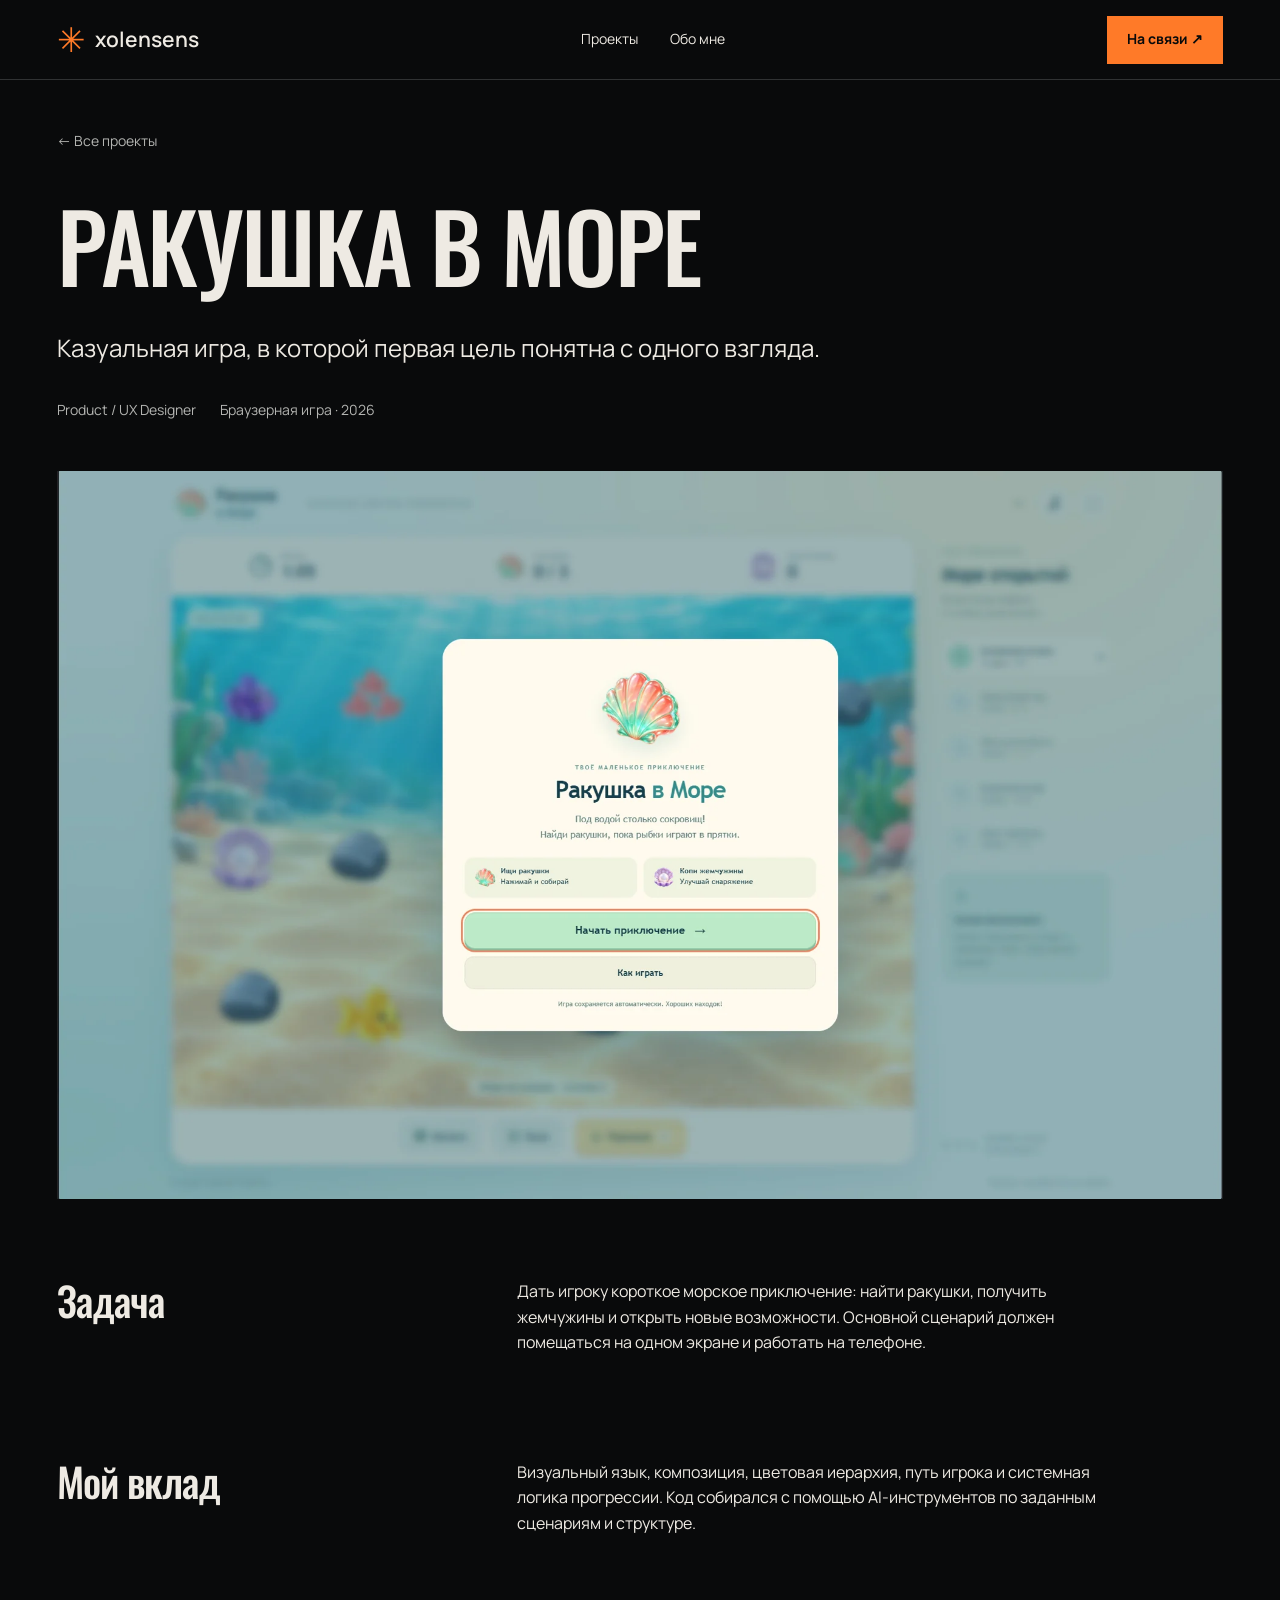
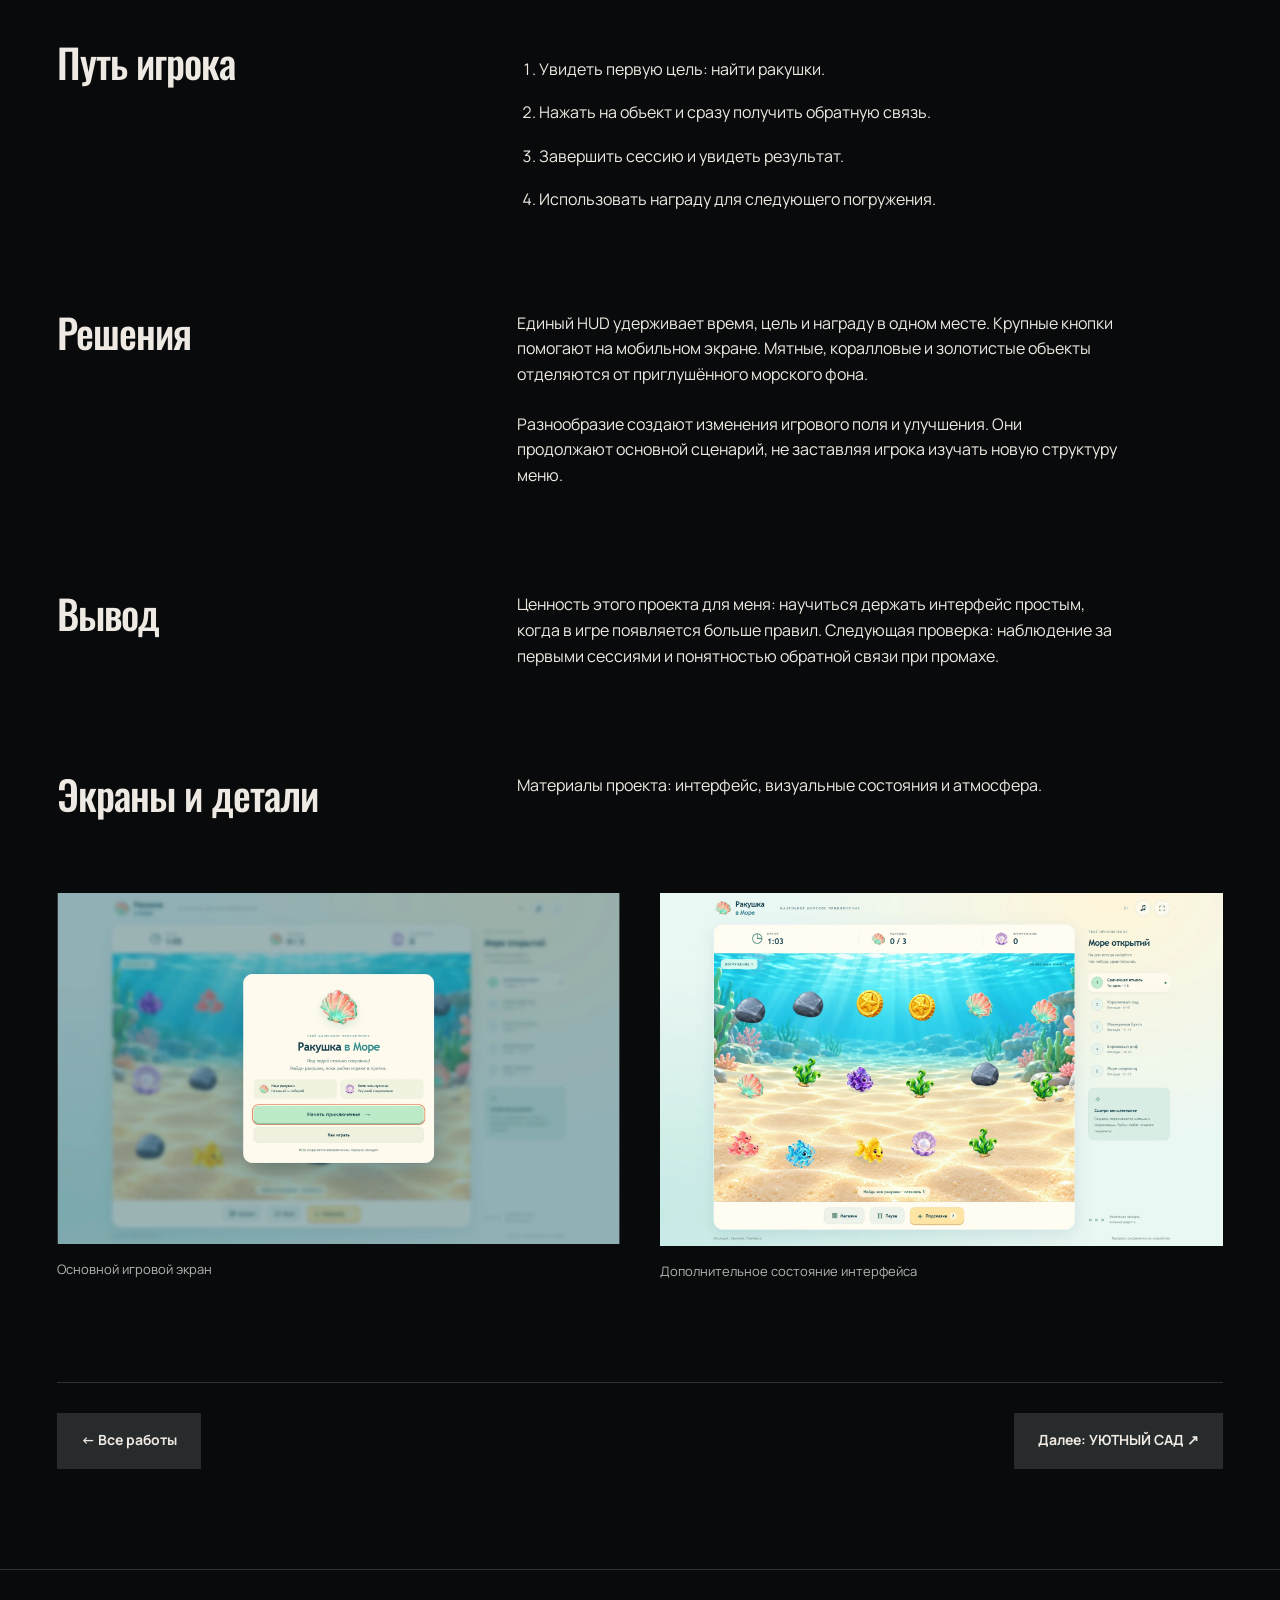
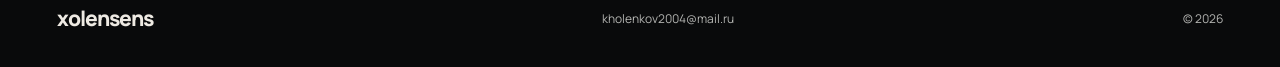
<file: cases/seashell.html>
<!doctype html><html lang="ru"><head><meta charset="utf-8"><meta name="viewport" content="width=device-width,initial-scale=1"><title>РАКУШКА В МОРЕ / xolensens</title><meta name="description" content="Казуальная игра, в которой первая цель понятна с одного взгляда."><meta name="theme-color" content="#151617"><link rel="icon" href="../assets/favicon.svg"><link rel="stylesheet" href="../style.css"><script src="../app.js" defer></script><link rel="stylesheet" href="../editorial.css"></head><body><a class="skip" href="#main">Перейти к содержимому</a><header class="site-header"><a class="logo" href="../index.html"><span aria-hidden="true">✳</span> xolensens</a><nav aria-label="Навигация"><a href="../index.html#work">Проекты</a><a href="../index.html#about">Обо мне</a></nav><a class="header-cta" href="../index.html#contact">На связи ↗</a></header><main class="case-main" id="main"><a class="case-back" href="../index.html#work">← Все проекты</a><h1 class="case-title">РАКУШКА В МОРЕ</h1><p class="case-lead">Казуальная игра, в которой первая цель понятна с одного взгляда.</p><div class="case-tags"><span>Product / UX Designer</span><span>Браузерная игра · 2026</span></div><img class="case-hero-image" src="../assets/sea-1.webp" alt="РАКУШКА В МОРЕ: интерфейс проекта" fetchpriority="high"><section class="case-section"><h2>Задача</h2><div><p>Дать игроку короткое морское приключение: найти ракушки, получить жемчужины и открыть новые возможности. Основной сценарий должен помещаться на одном экране и работать на телефоне.</p></div></section><section class="case-section"><h2>Мой вклад</h2><div><p>Визуальный язык, композиция, цветовая иерархия, путь игрока и системная логика прогрессии. Код собирался с помощью AI-инструментов по заданным сценариям и структуре.</p></div></section><section class="case-section"><h2>Путь игрока</h2><div><ol><li>Увидеть первую цель: найти ракушки.</li><li>Нажать на объект и сразу получить обратную связь.</li><li>Завершить сессию и увидеть результат.</li><li>Использовать награду для следующего погружения.</li></ol></div></section><section class="case-section"><h2>Решения</h2><div><p>Единый HUD удерживает время, цель и награду в одном месте. Крупные кнопки помогают на мобильном экране. Мятные, коралловые и золотистые объекты отделяются от приглушённого морского фона.</p><p>Разнообразие создают изменения игрового поля и улучшения. Они продолжают основной сценарий, не заставляя игрока изучать новую структуру меню.</p></div></section><section class="case-section"><h2>Вывод</h2><div><p>Ценность этого проекта для меня: научиться держать интерфейс простым, когда в игре появляется больше правил. Следующая проверка: наблюдение за первыми сессиями и понятностью обратной связи при промахе.</p></div></section><section class="case-section"><h2>Экраны и детали</h2><p>Материалы проекта: интерфейс, визуальные состояния и атмосфера.</p></section><div class="case-gallery"><figure><a href="../assets/sea-1.webp" target="_blank" rel="noopener" aria-label="Открыть изображение: Основной игровой экран"><img loading="lazy" src="../assets/sea-1.webp" alt="Основной игровой экран"></a><figcaption>Основной игровой экран</figcaption></figure><figure><a href="../assets/sea-2.webp" target="_blank" rel="noopener" aria-label="Открыть изображение: Дополнительное состояние интерфейса"><img loading="lazy" src="../assets/sea-2.webp" alt="Дополнительное состояние интерфейса"></a><figcaption>Дополнительное состояние интерфейса</figcaption></figure></div><div class="case-bottom"><a class="text-link" href="../index.html#work">← Все работы</a><a class="text-link" href="cozy-garden.html">Далее: УЮТНЫЙ САД ↗</a></div></main><footer class="site-footer"><a class="logo" href="../index.html">xolensens</a><a href="mailto:kholenkov2004@mail.ru">kholenkov2004@mail.ru</a><span>© 2026</span></footer></body></html>
</file>
<file: style.css>
@font-face{font-family:Oswald;src:url('assets/oswald.ttf') format('truetype');font-weight:200 700;font-display:swap}
@font-face{font-family:Manrope;src:url('assets/manrope.ttf') format('truetype');font-weight:200 800;font-display:swap}
:root{--bg:#151617;--panel:#1e2021;--ink:#eeede7;--muted:#b5b6b3;--orange:#ff7a28;--line:#414343;--gutter:clamp(20px,4vw,72px);--display:Oswald,'Arial Narrow',sans-serif;--body:Manrope,Arial,sans-serif;scroll-behavior:smooth;scroll-padding-top:95px;color-scheme:dark}
*{box-sizing:border-box}body{margin:0;background:var(--bg);color:var(--ink);font-family:var(--body);font-size:16px;line-height:1.6;-webkit-font-smoothing:antialiased}body:has(dialog[open]){overflow:hidden}::selection{background:var(--orange);color:var(--bg)}a{color:inherit;text-decoration:none}button{font:inherit;color:inherit;cursor:pointer}button,a{-webkit-tap-highlight-color:transparent}button{border:0}button:disabled{cursor:default}a:focus-visible,button:focus-visible,summary:focus-visible{outline:3px solid var(--orange);outline-offset:6px}img{display:block;max-width:100%;height:auto}figure,p,h1,h2,h3{margin:0}h1,h2,h3{font-family:var(--display);font-weight:600;line-height:1.06;letter-spacing:-.035em}p{max-width:65ch}h2{font-size:clamp(42px,6.2vw,100px)}h3{font-size:clamp(28px,3.5vw,48px)}.skip{position:fixed;top:-100px;left:16px;z-index:100;background:var(--orange);color:var(--bg);padding:14px}.skip:focus{top:10px}.site-header{height:88px;padding:0 var(--gutter);display:flex;align-items:center;justify-content:space-between;gap:24px;background:var(--bg);position:relative;z-index:5;border-bottom:1px solid var(--line)}.logo{font-weight:800;font-size:21px;letter-spacing:-1px;display:inline-flex;align-items:center;gap:10px}.logo>span{color:var(--orange);font-size:34px;font-weight:400}.site-header nav{display:flex;gap:34px;font-size:14px}.site-header nav a{padding:12px 0}.site-header nav a:hover,.site-footer a:hover{color:var(--orange)}.header-cta{display:flex;align-items:center;justify-content:space-between;gap:40px;font-size:14px;font-weight:700;background:var(--orange);color:var(--bg);padding:13px 20px}.header-cta span{font-size:23px}.hero{padding:24px var(--gutter) 0;overflow:hidden;position:relative}.hero-topline,.hero-bottom{display:flex;justify-content:space-between;align-items:center;gap:20px;font-size:13px}.hero-topline{color:var(--muted)}.monument{font-size:clamp(80px,18.7vw,330px);line-height:1.12;letter-spacing:-.055em;text-align:center;font-weight:600;position:relative;z-index:2;white-space:nowrap;margin:0 -.02em;transform-origin:center}.hero-stage{min-height:555px;position:relative;margin-top:-14px;display:flex;align-items:center}.hero-copy{position:relative;z-index:3;padding:40px 0 72px;width:50%}.hero-copy h2{font-size:clamp(52px,6.2vw,100px);color:var(--orange)}.hero-copy p{font-size:17px;margin-top:30px;line-height:1.65}.button{display:inline-flex;align-items:center;justify-content:space-between;gap:56px;min-height:56px;padding:16px 24px;font-size:14px;font-weight:800}.primary{background:var(--orange);color:var(--bg);margin-top:32px}.button span{font-size:24px;line-height:1}.button:hover,.header-cta:hover{background:var(--ink);color:var(--bg)}.button:active,.header-cta:active{transform:translateY(2px)}.knight-frame{position:absolute;width:57%;height:730px;right:1%;top:-75px;pointer-events:none;overflow:hidden;mask-image:linear-gradient(black 77%,transparent 100%)}.knight{width:100%;height:100%;object-fit:cover;object-position:center 26%;mix-blend-mode:lighten;mask-image:linear-gradient(90deg,transparent,black 15%,black 87%,transparent);filter:contrast(1.04)}.hero-side{position:absolute;right:-20px;top:32%;writing-mode:vertical-rl;font-size:11px;letter-spacing:.12em;color:var(--muted)}.artifact-note{position:absolute;right:42%;top:6%;z-index:3;font-size:11px;line-height:1.5;color:var(--muted)}.cross{display:block;color:var(--orange);font-size:34px;line-height:1;margin-bottom:10px}.hero-bottom{position:relative;z-index:3;border-top:1px solid var(--line);padding:22px 0}.hero-bottom a{padding:6px 0}.hero-bottom a span{margin-left:30px}.status-dot{display:inline-block;width:7px;height:7px;background:var(--orange);border-radius:50%;margin-right:9px;vertical-align:middle}.motion-toggle{background:none;font-size:12px;color:var(--muted);padding:10px}.motion-toggle:hover{color:var(--ink)}.section-pad{padding:120px var(--gutter)}.section-heading{display:flex;justify-content:space-between;align-items:flex-end;gap:30px;margin-bottom:64px}.section-heading p,.section-aside{color:var(--muted);font-size:15px}.featured{display:grid;grid-template-columns:.9fr 1.35fr;background:#212a24;min-height:680px;overflow:hidden}.featured-copy{padding:48px 40px;display:flex;flex-direction:column;align-items:flex-start}.project-kind{color:#d0d6c8;font-size:12px;margin-bottom:30px}.featured h3{font-size:clamp(50px,6vw,96px);color:#e8dcc0}.featured-copy>p{margin-top:26px;max-width:36ch;color:#dfdfd3;font-size:16px}.project-facts{width:100%;font-size:13px;margin:30px 0}.project-facts div{margin-top:16px}.project-facts dt{color:#b6bfb2;font-size:12px}.project-facts dd{margin:3px 0 0}.text-link{font-weight:700;display:inline-flex;gap:36px;align-items:center;min-height:48px;border-bottom:1px solid currentColor}.text-link span{font-size:24px}.text-link:hover{color:var(--orange)}.featured .text-link{margin-top:auto}.burrow-preview{position:relative;display:flex;justify-content:flex-end;align-items:center;overflow:hidden;padding:50px 32px 50px 65px;background:#29382a}.burrow-poster{position:absolute;inset:0 40% 0 0;overflow:hidden;opacity:.8}.burrow-poster img{height:120%;width:100%;object-fit:cover;object-position:30% 40%;filter:brightness(.7)}.screen-switcher{position:relative;z-index:1;width:83%;max-width:430px;background:#14241b;padding:8px;border:1px solid #768064}.screen-switcher>img{width:100%;height:420px;object-fit:contain;background:#14241b}.screen-buttons{display:flex;gap:4px;margin-top:8px}.screen-buttons button{flex:1;background:#273c2d;padding:12px 4px;font-size:12px;color:#f0e9d4}.screen-buttons button[aria-pressed=true]{background:#ddc899;color:#19271d}.screen-buttons button:hover{background:#4b6248}.screen-buttons button[aria-pressed=true]:hover{background:#ede0bc}.screen-switcher>p{font-size:11px;min-height:40px;padding:12px 6px 4px;color:#d4d8c9}.project-grid{display:grid;grid-template-columns:1fr 1fr;gap:72px 36px;margin-top:72px}.project-card:nth-child(even){margin-top:100px}.project-image{display:block;aspect-ratio:1.5;overflow:hidden;background:#202729}.project-image img{width:100%;height:100%;object-fit:cover;transition:transform .6s ease,filter .6s ease}.project-card:hover .project-image img{transform:scale(1.035)}.sea-card .project-image{background:#c2e1d5}.garden-card .project-image{background:#b3d5cc}.project-meta{display:flex;align-items:center;justify-content:space-between;gap:16px;font-size:12px;color:var(--muted);margin:24px 0 14px}.project-card h3{font-size:clamp(28px,3.1vw,44px)}.project-card h3 a{display:flex;justify-content:space-between;gap:16px;align-items:flex-start}.project-card h3 a:hover{color:var(--orange)}.project-card h3 span{font-family:var(--body);font-size:32px}.project-card>p{font-size:15px;color:var(--muted);max-width:49ch;margin-top:16px}.wip{color:var(--orange)}.recipe-cover{aspect-ratio:1.5;background:#dbd8c4;color:#263b2b;padding:32px;position:relative;overflow:hidden;display:flex;flex-direction:column;justify-content:space-between}.recipe-cover>span{font-family:var(--display);font-weight:600;font-size:clamp(40px,4.5vw,72px);line-height:1.05;letter-spacing:-.03em}.recipe-cover>p{font-size:12px}.play-button{position:absolute;bottom:28px;right:28px;width:70px;height:70px;border-radius:50%;display:grid;place-items:center;background:#263b2b;color:#f0eedc;transition:transform .3s}.play-button:hover{transform:scale(1.1)}.manifesto{overflow:hidden;background:var(--orange);color:var(--bg);padding:80px var(--gutter);margin:0}.manifesto h2{font-size:clamp(44px,8.4vw,136px);line-height:1.04;letter-spacing:-.04em}.manifesto-bottom{display:flex;justify-content:space-between;align-items:flex-end;margin-top:38px}.asterisk{font-size:120px;line-height:.8}.manifesto p{font-size:16px;max-width:50ch}.about-grid{display:grid;grid-template-columns:.85fr 1.2fr;gap:12%;align-items:start}.portrait-frame{aspect-ratio:3/4;overflow:hidden;background:#272a2a}.portrait img{width:100%;height:110%;object-fit:cover;object-position:63% 50%;filter:grayscale(1)}.portrait figcaption{display:flex;justify-content:space-between;font-size:15px;margin-top:20px}.portrait figcaption span{color:var(--muted)}.about-copy>p{font-size:16px;margin-top:24px;color:var(--muted)}.about-copy>p.intro{font-size:clamp(23px,2.2vw,32px);line-height:1.5;color:var(--ink);margin:0}.skill-lines{margin:36px 0}.skill-lines>div{padding:17px 0;border-top:1px solid var(--line);display:flex;gap:20px;justify-content:space-between}.skill-lines strong{font-size:15px;white-space:nowrap}.skill-lines span{font-size:12px;max-width:26ch;text-align:right;color:var(--muted)}.faq-layout{display:grid;grid-template-columns:.85fr 1.2fr;gap:12%;margin-top:100px}.faq-layout>h3{font-size:34px}.faq details{border-top:1px solid var(--line)}.faq details:last-child{border-bottom:1px solid var(--line)}summary{list-style:none;display:flex;justify-content:space-between;align-items:center;gap:20px;font-size:16px;font-weight:600;cursor:pointer;padding:24px 0}summary::-webkit-details-marker{display:none}summary span{font-size:23px;color:var(--orange);font-weight:400}details[open] summary span{transform:rotate(45deg)}.faq details p{padding:0 40px 24px 0;font-size:15px;color:var(--muted)}.playground{background:#1c1e1f}.art-grid{display:grid;grid-template-columns:1.2fr 1fr;gap:70px 70px;align-items:start}.art-grid figure{min-width:0}.art-wide{grid-column:1/-1}.art-button{display:block;width:100%;padding:0;background:none;overflow:hidden}.art-button img{width:100%;object-fit:cover;transition:transform .5s}.art-button:hover img{transform:scale(1.025)}.art-grid figcaption{display:flex;justify-content:space-between;gap:15px;margin-top:20px;font-size:12px}.art-grid figcaption strong{font-weight:500}.art-grid figcaption span{color:var(--muted);text-align:right}.art-wide img{aspect-ratio:16/8;object-fit:cover}.art-poster{width:80%}.art-poster img{max-height:720px;object-fit:contain;background:#111}.art-crown{margin-top:110px}.art-crown img{aspect-ratio:1.1;object-fit:contain;background:#111}.art-banner{grid-column:1/-1}.art-olya{align-self:center}.art-olya img{aspect-ratio:1.25;object-fit:cover}.art-fanart{width:80%;justify-self:end}.art-fanart img{aspect-ratio:.75;object-fit:cover}.pinterest-link{display:flex;justify-content:space-between;align-items:center;margin-top:70px;padding:25px 0;border-top:1px solid var(--line);font-size:20px}.pinterest-link span{font-size:36px}.pinterest-link:hover{color:var(--orange)}.contact{background:var(--orange);color:var(--bg);padding-top:64px;padding-bottom:36px}.contact-top{display:flex;justify-content:space-between;gap:20px;font-size:13px}.contact .status-dot{background:var(--bg)}.contact h2{font-size:clamp(52px,9.2vw,150px);margin:65px 0;line-height:1.02}.contact-bottom{display:flex;justify-content:space-between;align-items:flex-start;gap:24px}.contact-email{display:block;font-size:clamp(20px,3vw,44px);font-weight:600;letter-spacing:-.04em}.contact-email span{margin-left:10px}.contact-phone{display:inline-block;margin-top:15px;font-size:20px}.copy-email{background:var(--bg);color:var(--ink);padding:18px 24px;white-space:nowrap;font-size:13px}.copy-email:hover{background:#333}.copy-email span{margin-left:20px}.copy-status{height:24px;font-size:13px;margin-top:16px}.contact a:focus-visible,.contact button:focus-visible{outline-color:var(--bg)}.contact a:hover{text-decoration:underline;text-underline-offset:7px}.site-footer{padding:32px var(--gutter);display:flex;justify-content:space-between;align-items:center;gap:25px;font-size:12px;color:var(--muted)}.site-footer .logo{color:var(--ink)}dialog{border:1px solid #656565;padding:64px 24px 24px;color:var(--ink);background:#141516;max-width:min(1100px,94vw);max-height:92dvh;width:fit-content}dialog::backdrop{background:#000d}.dialog-close{position:absolute;right:16px;top:12px;padding:8px 14px;background:var(--orange);color:var(--bg);font-size:13px;font-weight:700}.art-dialog img{max-height:73dvh;max-width:100%;margin:auto;object-fit:contain}.art-dialog p,.video-dialog p{font-size:13px;margin-top:16px}.video-dialog{width:1100px}.video-dialog video{width:100%;max-height:70dvh}.video-dialog a{color:var(--orange)}
.case-main{padding:48px var(--gutter) 100px}.case-back{display:inline-block;color:var(--muted);font-size:14px;margin-bottom:40px}.case-back:hover{color:var(--orange)}.case-title{font-size:clamp(52px,9vw,140px);max-width:15ch}.case-lead{font-size:clamp(19px,2vw,27px);margin:32px 0;max-width:50ch}.case-tags{display:flex;gap:28px;flex-wrap:wrap;color:var(--muted);font-size:13px;margin-bottom:50px}.case-hero-image{width:100%;max-height:820px;object-fit:contain;background:#1e2520}.case-section{padding-top:100px;display:grid;grid-template-columns:1fr 1.6fr;gap:70px}.case-section h2{font-size:clamp(32px,4vw,56px)}.case-section p{margin-bottom:24px}.case-section li{margin-bottom:18px}.case-section ul,.case-section ol{padding-left:22px}.case-gallery{display:grid;grid-template-columns:1fr 1fr;gap:40px;margin-top:70px;align-items:start}.case-gallery figure img{width:100%;max-height:800px;object-fit:contain;background:#202522}.case-gallery figcaption{font-size:13px;color:var(--muted);margin-top:15px}.case-bottom{display:flex;justify-content:space-between;gap:30px;margin-top:100px;padding-top:30px;border-top:1px solid var(--line)}.case-video{width:100%;background:#000;max-height:75vh}.notice{background:#272728;padding:24px;margin-bottom:35px;max-width:75ch}.profile-main{max-width:1000px;margin:auto;padding:60px 30px}.profile-main h1{font-size:70px;margin-bottom:20px}.profile-main h2{font-size:32px;margin:40px 0 20px}.profile-main li{margin-bottom:14px}.profile-main a{text-decoration:underline;text-underline-offset:4px}.profile-main .button{text-decoration:none}.print-control{float:right}
[data-reveal]{opacity:1}.reveal-enter{animation:enter .75s cubic-bezier(.2,.65,.2,1) both}@keyframes enter{from{opacity:.15;transform:translateY(28px)}to{opacity:1;transform:translateY(0)}}.motion-off *,.motion-off *::before,.motion-off *::after{animation:none!important;transition:none!important}.motion-off [data-parallax]{transform:none!important}.motion-off{scroll-behavior:auto}
@media(min-width:1800px){body{max-width:2100px;margin:auto}.hero-stage{min-height:660px}.knight-frame{height:850px}.hero-copy{padding-bottom:100px}}
@media(max-width:1000px){.site-header nav{gap:22px}.site-header{height:76px}.hero-stage{min-height:500px}.knight-frame{height:610px;top:-30px;width:62%;right:-5%}.hero-copy{width:54%}.artifact-note{display:none}.featured{grid-template-columns:.85fr 1fr}.featured-copy{padding:32px 26px}.burrow-preview{padding:35px 20px}.screen-switcher{width:95%}.screen-switcher>img{height:400px}.about-grid,.faq-layout{gap:7%}.art-grid{gap:50px 35px}.contact-bottom{flex-direction:column}.case-section{gap:40px}}
@media(max-width:700px){:root{--gutter:20px;scroll-padding-top:24px}.site-header{height:72px;gap:12px}.logo{font-size:18px}.logo>span{font-size:28px}.site-header nav{display:none}.header-cta{font-size:12px;padding:10px 15px;gap:20px}.hero{padding-top:18px}.hero-topline{font-size:10px;gap:10px}.hero-topline span:last-child{white-space:nowrap}.monument{font-size:19vw;line-height:1.4;letter-spacing:-.055em}.hero-stage{min-height:625px;margin-top:0;display:block}.hero-copy{width:100%;padding:0;position:relative;padding-top:335px}.hero-copy h2{font-size:54px;line-height:1.03}.hero-copy p{font-size:14px;margin-top:20px;max-width:24ch}.hero-copy .button{margin-top:24px;width:100%;min-height:54px}.knight-frame{top:-30px;right:-15%;width:110%;height:410px;mask-image:linear-gradient(black 68%,transparent)}.knight{object-position:center 23%;mask-image:none}.hero-side{right:0;top:100px;font-size:9px}.hero-bottom{margin-top:30px;display:grid;grid-template-columns:1fr auto;padding:17px 0;gap:8px;font-size:10px}.hero-bottom>a{grid-column:1/-1;display:none}.motion-toggle{font-size:10px;padding:10px 0}.section-pad{padding-top:76px;padding-bottom:76px}.section-heading{display:block;margin-bottom:36px}.section-heading h2{font-size:48px}.section-heading p,.section-aside{display:block;margin-top:20px;font-size:14px}.featured{grid-template-columns:1fr;min-height:0}.featured-copy{padding:30px 24px}.featured h3{font-size:64px}.featured-copy>p{font-size:15px}.project-kind{margin-bottom:24px;font-size:11px}.project-facts{margin:24px 0}.burrow-preview{min-height:490px;padding:25px}.screen-switcher{width:87%;max-width:380px}.screen-switcher>img{height:350px}.project-grid{grid-template-columns:1fr;gap:44px;margin-top:48px}.project-card:nth-child(even){margin-top:0}.project-card h3{font-size:32px}.project-card>p{font-size:14px}.project-meta{margin-top:18px;font-size:11px}.recipe-cover{padding:25px}.recipe-cover>span{font-size:46px}.play-button{width:56px;height:56px;bottom:20px;right:20px}.manifesto{padding:54px var(--gutter)}.manifesto h2{font-size:clamp(30px,8vw,54px);line-height:1.1}.manifesto-bottom{margin-top:32px;gap:25px;align-items:center}.manifesto p{font-size:12px}.asterisk{font-size:72px}.about-grid{grid-template-columns:1fr;gap:36px}.portrait{max-width:420px}.portrait-frame{aspect-ratio:1}.portrait img{object-position:64% 46%}.portrait figcaption{font-size:13px}.about-copy>p.intro{font-size:24px}.about-copy>p{font-size:15px}.skill-lines strong{font-size:14px}.skill-lines span{font-size:11px;max-width:24ch}.faq-layout{grid-template-columns:1fr;gap:24px;margin-top:64px}.faq-layout>h3{font-size:32px}summary{font-size:14px;padding:21px 0}.faq details p{font-size:14px;padding-right:0}.art-grid{grid-template-columns:1fr;gap:40px}.art-wide,.art-banner{grid-column:auto}.art-poster,.art-fanart{width:100%}.art-crown{margin-top:0}.art-wide img{aspect-ratio:1.4}.art-grid figcaption{font-size:10px;margin-top:14px}.art-fanart img{max-height:600px;object-fit:contain}.art-crown img{max-height:430px}.pinterest-link{font-size:16px;gap:24px;margin-top:40px}.contact-top{font-size:10px;gap:10px}.contact h2{font-size:clamp(39px,10.7vw,72px);margin:40px 0;line-height:1.08}.contact-email{font-size:clamp(17px,5vw,27px)}.contact-email span{margin-left:3px}.contact-phone{font-size:18px}.copy-email{width:100%;display:flex;justify-content:space-between}.site-footer{flex-wrap:wrap;padding-top:24px;padding-bottom:24px;gap:18px;font-size:10px}.site-footer .logo{width:60%}.site-footer>span:nth-child(2){order:4;width:70%}.site-footer>a:nth-child(3){margin-left:auto}.site-footer>span:last-child{order:5}.case-main{padding-top:30px}.case-title{font-size:clamp(43px,12vw,70px)}.case-lead{font-size:19px}.case-tags{gap:12px;font-size:11px}.case-section{grid-template-columns:1fr;gap:24px;padding-top:60px}.case-section p,.case-section li{font-size:15px}.case-gallery{grid-template-columns:1fr;gap:32px;margin-top:40px}.case-bottom{flex-direction:column;margin-top:60px}.profile-main h1{font-size:50px}.print-control{float:none;margin-bottom:30px}}
@media(prefers-reduced-motion:reduce){:root{scroll-behavior:auto}*,*::before,*::after{animation:none!important;transition:none!important}[data-parallax]{transform:none!important}}
@media print{body{background:white;color:black;font:12pt Arial}.site-header,.site-footer,.print-control,.skip{display:none}.profile-main{max-width:none;padding:0}.profile-main h1{font-size:30pt}.profile-main h2{font-size:18pt;break-after:avoid}.profile-main a{color:black}.profile-main section{break-inside:avoid}}
.brand-mark{color:var(--orange);flex-shrink:0}.manifesto .asterisk{width:110px;height:110px;flex-shrink:0}.cheni-card{grid-column:1/-1;max-width:900px}.cheni-card .project-image{aspect-ratio:1.8}.motion-toggle,.dialog-close{min-height:44px}.screen-buttons button{min-height:44px}.screen-switcher>img{object-fit:contain}.screen-switcher{max-width:340px}.brand-mark+span{display:inline}@media(max-width:700px){.screen-switcher{width:88%}.manifesto .asterisk{width:60px;height:60px}.hero-topline{font-size:11px}.hero-topline span:first-child{max-width:20ch}.hero-copy p{max-width:none}.contact-top{font-size:11px}}
</file>
<file: editorial.css>
/* Unslop by Damir Sokolovsky, CC BY 4.0. Editorial / ASCII direction. */
:root{--bg:#090a0b;--ink:#eeeae3;--muted:#b3b4b1;--line:#303233;--gutter:clamp(20px,4.45vw,80px);--ease:cubic-bezier(.22,.68,.15,1);scroll-padding-top:32px}
html{overflow-x:clip}body{max-width:none}main{overflow:clip}h1,h2,h3{hyphens:none;word-break:normal;overflow-wrap:normal;text-wrap:balance;font-weight:500;letter-spacing:-.025em}p{max-width:60ch}a,button,summary{transition:background-color .24s var(--ease),color .24s var(--ease),transform .24s var(--ease)}.site-header{height:80px;background:var(--bg);border-color:var(--line)}.site-header .logo{letter-spacing:0;font-weight:600}.site-header nav{gap:32px;font-size:14px}.header-cta{min-height:48px;padding:12px 20px}
.hero{position:relative;isolation:isolate;padding:0 var(--gutter);overflow:hidden;background:#000}.hero-topline{position:relative;z-index:3;padding-top:32px;font-size:13px}.hero-topline span:last-child{color:var(--orange)}.hero-layout{display:grid;grid-template-columns:minmax(0,1fr) minmax(0,1.1fr);align-items:center;min-height:680px;height:calc(100svh - 184px);max-height:940px;position:relative}.hero-text{z-index:2;position:relative;padding:48px 0}.hero-text h1{font-size:clamp(72px,8.2vw,140px);font-weight:500;line-height:1.02;letter-spacing:-.035em}.hero-text h1 span{display:block;white-space:nowrap}.hero-text h1 span:last-child{color:var(--orange)}.hero-text p{font-size:17px;line-height:1.7;max-width:34ch;margin:32px 0}.hero-actions{display:flex;gap:16px;flex-wrap:wrap}.hero-actions .button{min-height:56px;padding:16px 24px;margin:0;font-size:14px;gap:32px}.hero-actions .secondary{background:#1c1f20;color:var(--ink)}.hero-actions .secondary:hover{background:#34393a}.ascii-art{position:relative;align-self:stretch;min-height:620px;margin-left:-8%;width:108%;overflow:hidden;display:flex;align-items:center;justify-content:center}.ascii-art img{position:absolute;height:108%;width:100%;object-fit:contain;filter:brightness(2.3);pointer-events:none;user-select:none}.ascii-art figcaption{position:absolute;bottom:24px;right:0;color:#a9aaa7;font-size:12px}.hero-bottom{margin-top:0;padding:16px 0;border-color:#282828;font-size:13px;z-index:3}.motion-toggle{font-size:13px;min-height:44px}.hero-bottom>a{padding:12px 0}
.section-pad{padding:96px var(--gutter);max-width:1760px;margin-inline:auto}.section-heading{display:grid;grid-template-columns:minmax(0,1fr) minmax(0,1fr);gap:32px;align-items:end;margin-bottom:48px}.section-heading h2{font-size:clamp(44px,5.1vw,80px);line-height:1.08}.section-heading p,.section-aside{font-size:16px;justify-self:end;max-width:30ch}.work{padding-top:88px}.featured{display:flex;flex-direction:column;background:none;min-height:0;overflow:visible}.burrow-preview{order:0;min-height:540px;height:540px;padding:40px 8%;background:#263329;justify-content:flex-end}.burrow-poster{inset:0 28% 0 0;opacity:1}.burrow-poster img{height:100%;filter:brightness(.72);object-position:50% 35%;transform:none!important}.screen-switcher{width:340px;max-width:40%;padding:8px;background:#14241b}.screen-switcher>img{height:360px;object-fit:contain}.screen-buttons{gap:4px}.screen-buttons button{min-height:44px;font-size:12px}.screen-switcher>p{font-size:12px;min-height:44px}.featured-copy{order:1;padding:32px 0 48px;display:grid;grid-template-columns:minmax(0,1fr) minmax(0,1fr);column-gap:64px;row-gap:24px;align-items:start;border-bottom:1px solid var(--line)}.project-kind{grid-column:1;grid-row:1;font-size:13px;margin:0;color:var(--orange)}.featured h3{grid-column:1;grid-row:2;font-size:clamp(48px,6vw,88px);color:var(--ink);line-height:1.05}.featured-copy>p{grid-column:2;grid-row:1/3;font-size:17px;max-width:43ch;margin:0;align-self:center}.project-facts{grid-column:1;grid-row:3;display:flex;flex-wrap:wrap;gap:24px;font-size:14px;margin:0}.project-facts div{margin:0}.project-facts dt{font-size:12px;color:var(--muted)}.text-link{border:0;background:var(--orange);color:#101112;display:inline-flex;padding:16px 24px;min-height:56px;gap:40px;font-size:14px;font-weight:700;width:fit-content}.text-link:hover{background:var(--ink);color:#111}.text-link span{font-size:22px}.featured .text-link{grid-column:2;grid-row:3;margin:0;justify-self:start;align-self:end}
.project-grid{display:flex;flex-direction:column;gap:0;margin-top:0}.project-card{display:grid;grid-template-columns:minmax(0,1fr) minmax(0,1fr);grid-template-rows:auto auto 1fr auto;column-gap:64px;row-gap:16px;min-width:0;padding:48px 0;border-bottom:1px solid var(--line)}.project-card:nth-child(even){margin-top:0}.project-image,.recipe-cover{grid-column:1;grid-row:1/5;align-self:stretch;min-height:280px;aspect-ratio:1.65}.project-image img{width:100%;height:100%;object-fit:cover;transition:opacity .3s var(--ease)}.project-card:hover .project-image img{transform:none;opacity:.88}.project-meta{grid-column:2;grid-row:1;font-size:13px;margin:0;gap:16px;flex-wrap:wrap;justify-content:flex-start;color:var(--muted)}.project-card h3{grid-column:2;grid-row:2;font-size:clamp(28px,3.1vw,46px);line-height:1.12}.project-card h3 a{display:inline;line-height:inherit}.project-card h3 a>span{display:none}.project-card>p{grid-column:2;grid-row:3;font-size:16px;line-height:1.65;max-width:44ch;margin:0}.case-action{grid-column:2;grid-row:4;display:flex;justify-content:space-between;align-items:center;gap:32px;background:#262a2b;color:var(--ink);font-size:14px;font-weight:600;padding:16px 24px;min-height:56px;width:fit-content;min-width:220px}.case-action:hover,.case-action:focus-visible{background:var(--orange);color:#111}.cheni-card{max-width:none}.cheni-card .project-image{aspect-ratio:1.65}.recipe-cover{padding:32px}.recipe-cover>span{font-size:clamp(36px,4vw,64px);font-weight:500}.play-button{width:56px;height:56px;bottom:24px;right:24px}.play-button:hover{transform:none}
.manifesto{padding:72px var(--gutter);background:#ff7a28;color:#111}.manifesto-inner{max-width:1600px;margin:auto;transform:none!important}.manifesto h2{font-size:clamp(40px,6.8vw,108px);line-height:1.08;font-weight:500;letter-spacing:-.025em}.manifesto-bottom{display:grid;grid-template-columns:1fr 1fr;gap:32px;margin-top:40px;align-items:end}.manifesto .asterisk{width:72px;height:72px}.manifesto p{font-size:16px;max-width:45ch}.about-grid{display:grid;grid-template-columns:minmax(0,.7fr) minmax(0,1.3fr);gap:80px;align-items:start}.portrait{max-width:480px}.portrait-frame{aspect-ratio:4/5}.portrait img{height:100%;object-position:65% 52%;transform:none!important}.portrait figcaption{font-size:13px}.about-copy{min-width:0}.about-copy>p.intro{font-size:32px;line-height:1.45;max-width:30ch}.about-copy>p{font-size:17px;line-height:1.7;margin-top:24px}.skill-lines{margin:32px 0}.skill-lines>div{padding:20px 0;gap:32px;align-items:center}.skill-lines strong{font-size:15px;font-weight:600}.skill-lines span{font-size:13px;max-width:none}.about-copy .text-link{background:#272b2c;color:var(--ink)}.about-copy .text-link:hover{background:var(--orange);color:#111}.faq-layout{grid-template-columns:minmax(0,.7fr) minmax(0,1.3fr);gap:80px;margin-top:80px;align-items:start}.faq-layout>h3{font-size:32px}.faq summary{font-size:16px;padding:24px 0}.faq details p{font-size:16px;padding-right:32px}
.playground{background:#141617;max-width:none}.playground>*{max-width:1600px;margin-inline:auto}.art-grid{display:grid;grid-template-columns:repeat(12,minmax(0,1fr));gap:56px 32px;align-items:start}.art-wide{grid-column:1/9}.art-wide img{aspect-ratio:1.6}.art-poster{grid-column:9/13;width:100%;margin-top:120px}.art-crown{grid-column:1/6;margin:0}.art-crown img{aspect-ratio:1.3}.art-banner{grid-column:6/13;align-self:center}.art-olya{grid-column:1/8}.art-fanart{grid-column:9/13;width:100%;justify-self:stretch}.art-grid figcaption{font-size:12px;line-height:1.6;margin-top:16px;flex-wrap:wrap;gap:8px}.art-button img{transition:opacity .3s var(--ease)}.art-button:hover img{transform:none;opacity:.85}.pinterest-link{margin-top:56px;font-size:18px;padding:24px 0}
.contact{background:var(--bg);color:var(--ink);max-width:none;border-top:1px solid var(--line);padding-top:64px;padding-bottom:48px}.contact>*{max-width:1600px;margin-inline:auto}.contact-top{font-size:13px;color:var(--muted)}.contact .status-dot{background:var(--orange)}.contact h2{font-size:clamp(48px,7.6vw,120px);line-height:1.06;margin-block:48px;color:var(--ink)}.contact-bottom{gap:32px;align-items:center}.contact-email{font-size:clamp(20px,3.1vw,48px);color:var(--orange);letter-spacing:-.02em}.contact-phone{font-size:18px;color:var(--muted)}.copy-email{background:#272b2c;padding:20px 24px;font-size:14px}.copy-email:hover{background:var(--orange);color:#111}.contact a:focus-visible,.contact button:focus-visible{outline-color:var(--orange)}.site-footer{border-top:1px solid var(--line);font-size:12px;background:var(--bg)}.copy-status{height:auto;min-height:24px}.case-main{max-width:1600px;margin:auto}.case-title{font-size:clamp(44px,7.4vw,112px);max-width:20ch;line-height:1.1}.case-lead{max-width:52ch;font-size:24px}.case-tags{font-size:14px;gap:24px}.case-section{grid-template-columns:minmax(0,.7fr) minmax(0,1.3fr);gap:80px;padding-top:80px;align-items:start}.case-section h2{font-size:40px}.case-gallery{gap:40px}.case-bottom{align-items:center}.case-bottom .text-link{background:#272b2c;color:var(--ink)}.case-bottom .text-link:hover{background:var(--orange);color:#111}.reveal-enter{animation:editorial-enter .8s var(--ease) both}@keyframes editorial-enter{from{opacity:.1;transform:translateY(20px)}to{opacity:1;transform:translateY(0)}}.hero-text{animation:editorial-enter .9s var(--ease) both}.ascii-art img{animation:ascii-enter 1.4s var(--ease) both}@keyframes ascii-enter{from{opacity:0;transform:translateY(16px)}to{opacity:1;transform:translateY(0)}}
@media(max-width:1050px){.hero-layout{min-height:600px}.hero-text h1{font-size:clamp(58px,8.5vw,100px)}.hero-text p{font-size:16px}.hero-actions .button{padding:16px;gap:20px}.ascii-art{min-height:560px}.featured-copy,.project-card{column-gap:40px}.burrow-preview{height:480px;min-height:480px}.screen-switcher{max-width:45%}.about-grid,.faq-layout,.case-section{gap:48px}.about-copy>p.intro{font-size:28px}.skill-lines>div{flex-wrap:wrap;gap:8px}.skill-lines span{text-align:left}.art-poster{margin-top:64px}.contact-bottom{flex-direction:column;align-items:flex-start}}
@media(max-width:700px){:root{--gutter:20px}.site-header{height:72px}.site-header nav{display:none}.hero-topline{padding-top:24px;font-size:11px;align-items:start}.hero-topline span:first-child{max-width:21ch}.hero-layout{display:block;height:auto;max-height:none;min-height:0}.hero-text{padding:40px 0 0}.hero-text h1{font-size:clamp(46px,14vw,80px);line-height:1.04}.hero-text p{font-size:16px;max-width:32ch;margin-block:24px}.hero-actions{display:grid;grid-template-columns:minmax(0,1fr) minmax(0,.8fr);gap:12px}.hero-actions .button{font-size:12px;min-height:52px;padding:12px 16px;gap:12px}.ascii-art{height:440px;min-height:0;width:100%;margin:0}.ascii-art img{height:116%;width:100%;object-position:50% 44%}.ascii-art figcaption{bottom:12px;font-size:11px}.hero-bottom{display:flex;gap:12px;flex-wrap:wrap;padding:12px 0;font-size:11px}.hero-bottom>a{display:none}.motion-toggle{font-size:11px}.section-pad{padding-block:64px}.section-heading{display:block;margin-bottom:32px}.section-heading h2{font-size:clamp(34px,9.8vw,52px);line-height:1.12}.section-heading p,.section-aside{margin-top:16px;font-size:15px;max-width:32ch}.burrow-preview{height:400px;min-height:400px;padding:24px}.burrow-poster{inset:0 16% 0 0}.screen-switcher{width:65%;max-width:65%}.screen-switcher>img{height:255px}.screen-buttons button{font-size:10px;min-height:44px}.screen-switcher>p{font-size:10px;padding:8px 4px;min-height:40px}.featured-copy{display:flex;flex-direction:column;gap:24px;padding:24px 0 40px}.featured h3{font-size:clamp(40px,12vw,60px)}.featured-copy>p{font-size:16px}.project-facts{font-size:13px;gap:20px}.featured .text-link{width:100%;justify-content:space-between;min-height:56px}.project-card{display:flex;flex-direction:column;gap:16px;padding:32px 0}.project-image,.recipe-cover{width:100%;min-height:0;aspect-ratio:1.5;align-self:auto}.project-meta{font-size:12px;gap:12px}.project-card h3{font-size:clamp(28px,7.8vw,38px);line-height:1.15}.project-card>p{font-size:15px}.case-action{width:100%;min-width:0;min-height:52px;font-size:14px}.cheni-card .project-image{aspect-ratio:1.5}.recipe-cover{padding:24px}.recipe-cover>span{font-size:40px}.manifesto{padding-block:48px}.manifesto h2{font-size:clamp(28px,7.6vw,48px);line-height:1.12}.manifesto-bottom{grid-template-columns:48px minmax(0,1fr);gap:24px;margin-top:32px}.manifesto .asterisk{width:48px;height:48px}.manifesto p{font-size:13px}.about-grid,.faq-layout,.case-section{grid-template-columns:minmax(0,1fr);gap:32px}.portrait{max-width:none}.portrait-frame{aspect-ratio:1.1}.about-copy>p.intro{font-size:25px}.about-copy>p{font-size:16px}.skill-lines>div{flex-wrap:nowrap;gap:24px;align-items:start}.skill-lines strong{font-size:14px}.skill-lines span{font-size:12px;text-align:right;max-width:22ch}.about-copy .text-link{width:100%;justify-content:space-between}.faq-layout{margin-top:56px}.faq-layout>h3{font-size:30px}.faq summary{font-size:15px;padding:20px 0}.faq details p{font-size:15px;padding-right:0}.art-grid{grid-template-columns:minmax(0,1fr);gap:40px}.art-grid figure{grid-column:auto;margin-top:0;width:100%}.art-wide img{aspect-ratio:1.5}.art-banner img{min-height:110px;object-fit:contain}.art-grid figcaption{font-size:12px}.art-fanart img{max-height:520px}.pinterest-link{font-size:16px;gap:24px;margin-top:40px}.contact-top{font-size:12px;flex-wrap:wrap;gap:12px}.contact h2{font-size:clamp(36px,9.2vw,60px);margin-block:32px}.contact-email{font-size:clamp(16px,4.6vw,26px);letter-spacing:0}.contact-phone{font-size:17px}.copy-email{width:100%;min-height:52px}.contact-bottom{align-items:stretch}.site-footer{font-size:11px}.case-title{font-size:clamp(38px,10.4vw,68px)}.case-lead{font-size:20px}.case-tags{font-size:13px}.case-section{padding-top:56px;gap:24px}.case-section h2{font-size:34px}.case-section p,.case-section li{font-size:16px}.case-bottom{align-items:stretch}.case-bottom .text-link{width:100%;justify-content:space-between}}
@media(prefers-reduced-motion:reduce){html{scroll-behavior:auto}.hero-text,.ascii-art img,.reveal-enter{animation:none}.ascii-art img{transform:none!important}}

.hero-layout,.hero-topline,.hero-bottom{max-width:1600px;margin-inline:auto}.hero-text h1{letter-spacing:-.02em}
</file>
